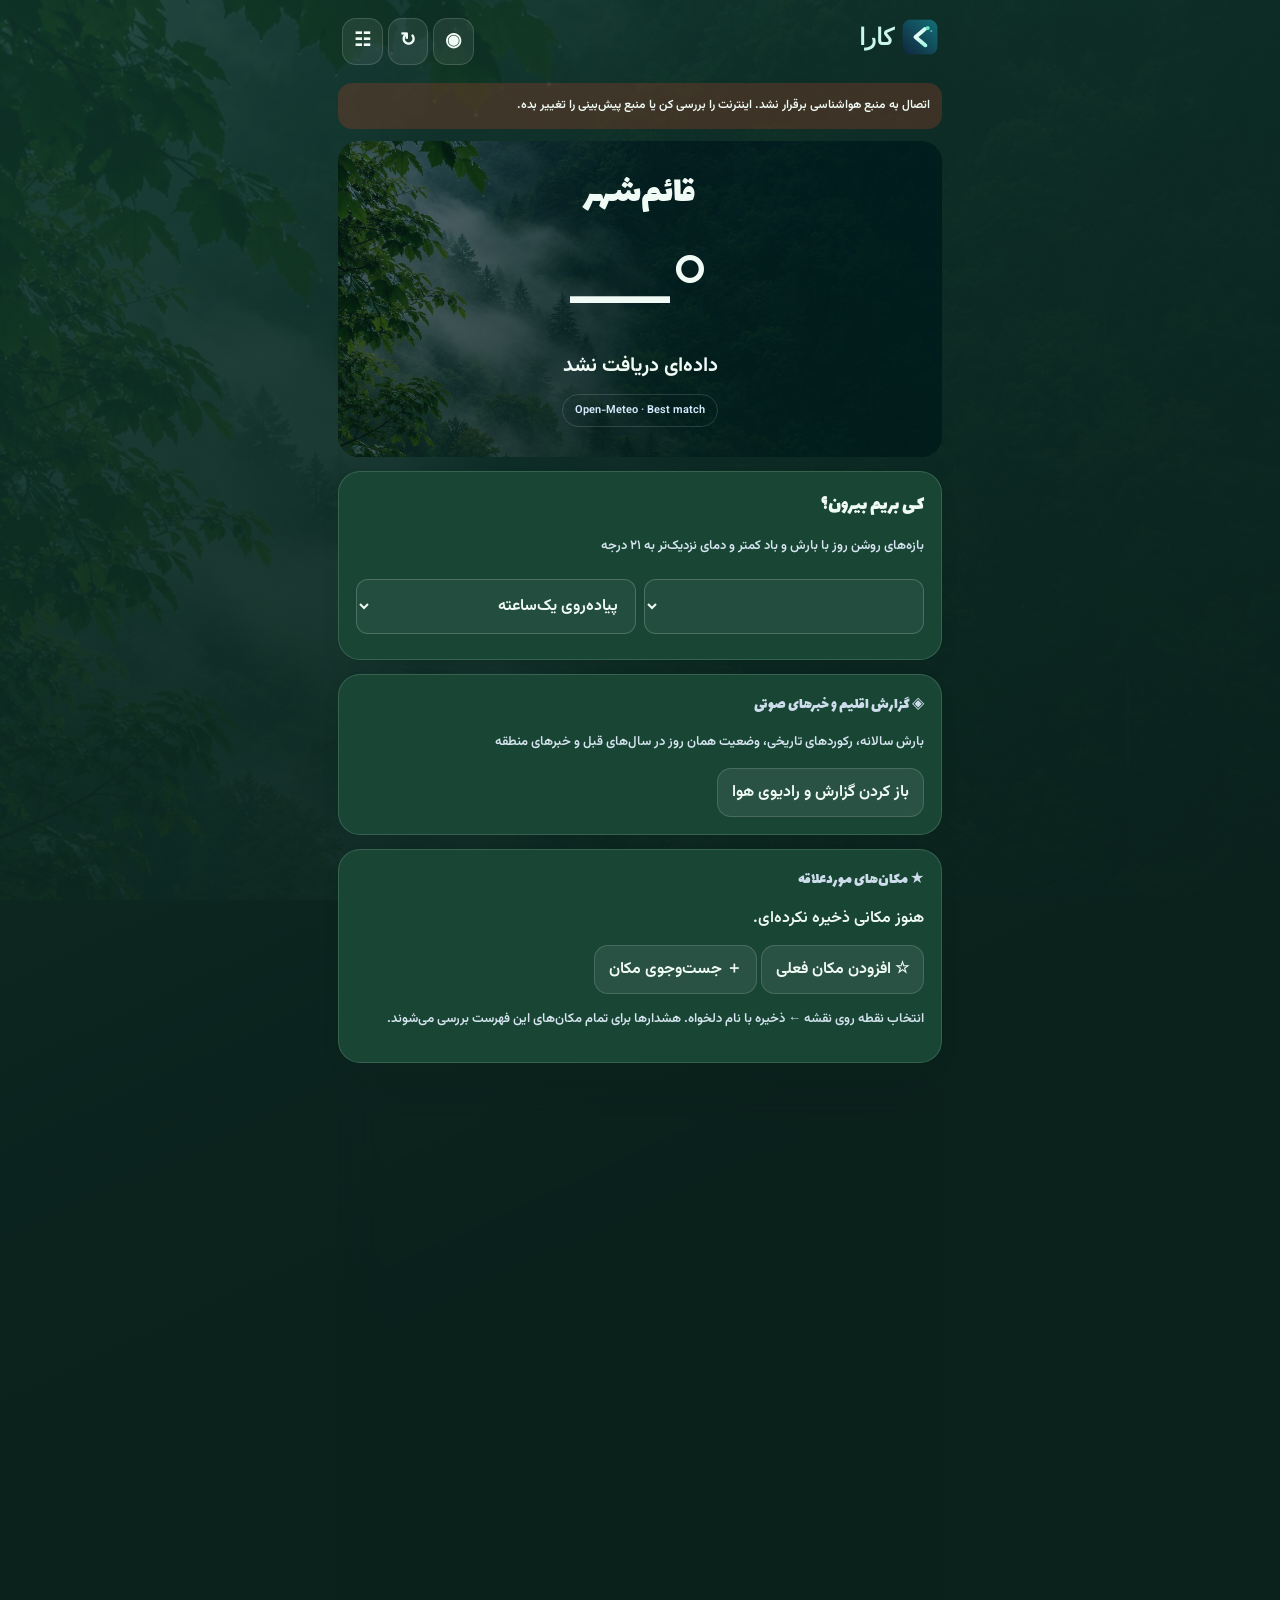
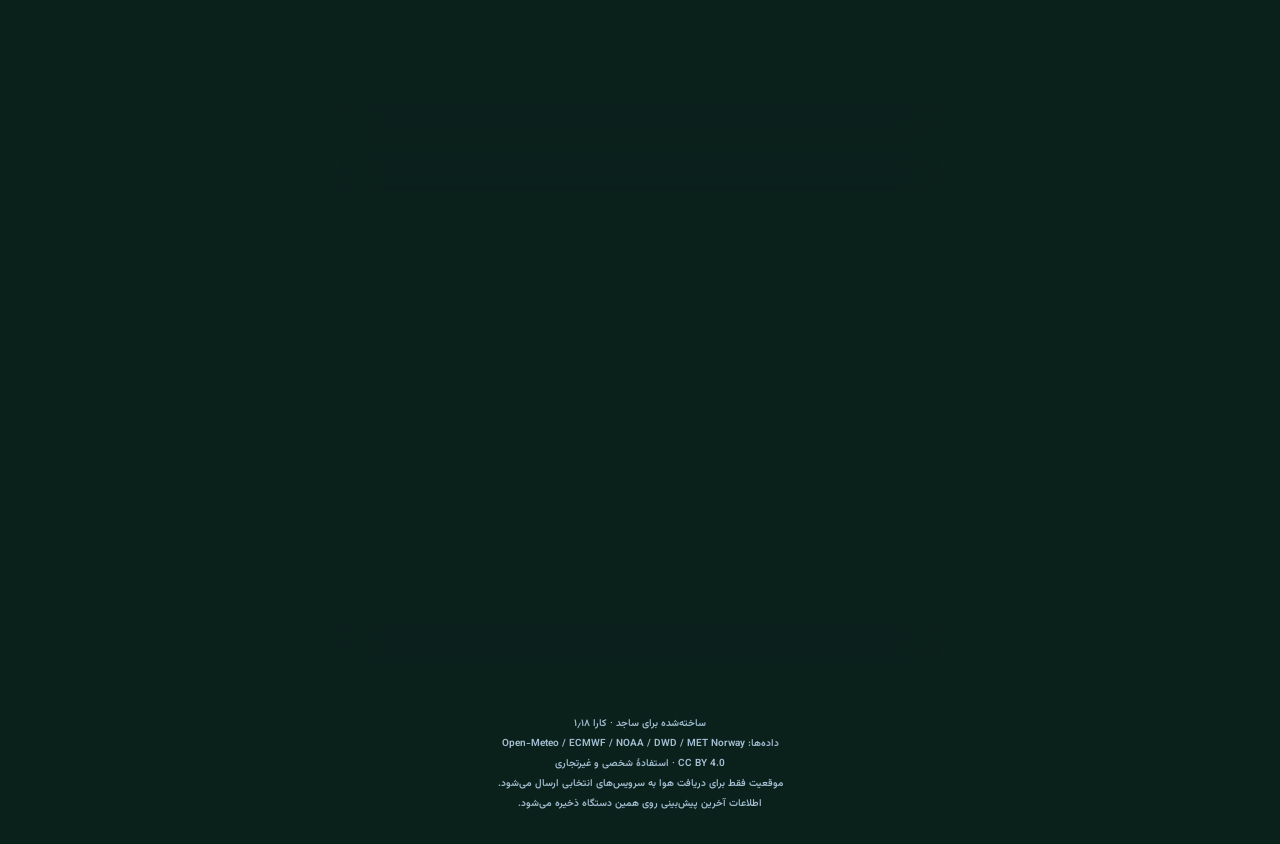
<file: assets/index.html>
<!doctype html><html data-screen="weather" lang="fa" dir="rtl"><meta charset="utf-8"><link rel="stylesheet" href="branding.css"><meta name="viewport" content="width=device-width,initial-scale=1,viewport-fit=cover"><meta name="color-scheme" content="dark"><title>کارا · هواشناسی</title><link rel="stylesheet" href="typography.css">
<style>
*{box-sizing:border-box}body{margin:0;color:white;font:15px Tahoma,Arial,sans-serif;background:#173654;min-height:100vh}body:before{content:'';position:fixed;inset:0;z-index:-1;background:radial-gradient(ellipse at 12% 0%,#8dbbd8a0,transparent 55%),linear-gradient(165deg,#52758e,#244760 44%,#101e36);transition:background 1s}body.night:before{background:radial-gradient(ellipse at 10% 0%,#535d99,transparent 55%),linear-gradient(165deg,#25364e,#111b35 70%)}body.sunny:before{background:radial-gradient(ellipse at 10% 0%,#e4cba478,transparent 50%),linear-gradient(160deg,#408cc0,#27638b 60%,#183c64)}button,input,select{font:inherit;color:inherit}button{cursor:pointer;border:1px solid #ffffff25;background:#ffffff13;border-radius:14px;padding:11px 14px}button:active{background:#ffffff35}button:focus-visible,input:focus-visible,select:focus-visible{outline:2px solid #aee6ff}header{display:flex;align-items:center;justify-content:space-between;padding:18px 4px}header b{font:600 15px Arial;letter-spacing:2px}main{max-width:640px;margin:auto;padding:0 18px 30px}.brand small{font-size:10px;display:block;letter-spacing:1px;opacity:.6;margin-top:5px}.hero{text-align:center;padding:23px 0 30px}.hero h1{font-size:33px;font-weight:400;margin:0 0 10px}.date{opacity:.75;font-size:12px}.temp{font:200 100px Arial;line-height:1.1;margin-top:12px;direction:ltr}.condition{font-size:20px;margin:5px}.range{font-size:14px;opacity:.9;margin:12px}.tag{display:inline-block;border:1px solid #ffffff25;border-radius:25px;padding:7px 12px;font-size:11px;color:#d5eaff}.card{background:#ffffff0e;border:1px solid #ffffff21;box-shadow:0 10px 24px #00000009;border-radius:22px;padding:17px;margin-bottom:14px;backdrop-filter:blur(18px)}.caption{font-size:11px;letter-spacing:.4px;color:#cdddeb;margin:0 0 13px}.summary{line-height:1.9;margin:0;font-size:13px}.rule{height:1px;background:#ffffff20;margin:14px 0}.hours{display:flex;gap:20px;overflow:auto;direction:rtl;scrollbar-width:none;padding-bottom:5px}.hour{text-align:center;min-width:43px;display:grid;gap:10px;font-size:13px}.hour b{font:22px Arial}.hour small{color:#a7ddff;font-size:10px;min-height:12px}.wx{font-size:27px;line-height:1.4}.day{display:grid;grid-template-columns:62px 32px 33px 1fr 33px;gap:9px;align-items:center;min-height:48px;border-bottom:1px solid #ffffff12;font-size:12px}.day:last-child{border:0}.bar{height:5px;background:#ffffff12;border-radius:10px;position:relative;direction:ltr}.bar i{position:absolute;height:5px;border-radius:10px;background:linear-gradient(90deg,#6ae0e0,#f1d57c,#f4a66d)}.grid{display:grid;grid-template-columns:1fr 1fr;gap:13px}.grid .card{margin:0;min-height:124px}.metric{font:34px Arial;direction:ltr;text-align:right}.unit{font:12px Tahoma;color:#d3e6f3;margin-top:9px}.muted{opacity:.7;font-size:11px;line-height:1.9}.models{margin-top:14px}.model{display:flex;align-items:center;justify-content:space-between;padding:13px 0;border-bottom:1px solid #ffffff15}.model strong{font:16px Arial}.model span{font-size:12px}.note{font-size:11px;line-height:1.9;color:#d5e4ee}.status{font-size:11px;text-align:center;color:#c1dce9;line-height:1.9;padding:8px}.error{background:#a43d254f;border-radius:14px;padding:12px;line-height:1.8;font-size:12px;margin-bottom:12px}.hidden{display:none!important}.skeleton{opacity:.5}.toolbar{display:flex;gap:8px}.toolbar button{font-size:19px;padding:8px 14px}dialog{border:1px solid #ffffff30;border-radius:24px;background:#19344e;color:white;width:calc(100% - 30px);max-width:480px;padding:22px;max-height:85vh}dialog::backdrop{background:#051325b0;backdrop-filter:blur(8px)}.dialoghead{display:flex;align-items:center;justify-content:space-between;margin-bottom:18px}h2{font-size:20px;font-weight:400;margin:0}input,select{width:100%;padding:13px;background:#ffffff0c;border:1px solid #ffffff30;border-radius:12px;margin:8px 0}form{display:flex;gap:8px;align-items:center}form input{min-width:0}#results button,.citybtn{display:block;width:100%;text-align:right;margin-top:9px}.cities{display:flex;gap:7px;flex-wrap:wrap;margin:14px 0}.cities button{font-size:12px}.primary{background:#89ceee;color:#12344b;font-weight:bold}.coords{display:flex;gap:8px}.coords input{direction:ltr;width:50%}footer{text-align:center;margin-top:22px;color:#a3bdd1;font-size:10px;line-height:2}a{color:#b9e7ff}.spinner{display:inline-block;animation:spin 1.1s linear infinite}@keyframes spin{to{transform:rotate(360deg)}}@media(prefers-reduced-motion:reduce){*{animation:none!important;transition:none!important}}@media(max-width:360px){main{padding:0 12px}.day{gap:5px}.hero h1{font-size:29px}}

button.day{width:100%;background:transparent;color:white;text-align:right;border:0;border-bottom:1px solid #ffffff12;border-radius:10px;padding:5px 0;transition:background .2s,transform .2s}button.day:hover,button.day:focus-visible{background:#ffffff14}button.day:active{transform:scale(.98);background:#ffffff25}.rainamount{white-space:nowrap;color:#bfeaff!important}#dayDialog{padding:20px;max-height:calc(100dvh - 24px);overflow:hidden}#dayDialog[open]{display:flex;flex-direction:column}#dayDialog .dialoghead{flex-shrink:0;margin-bottom:5px;gap:10px}#dayTitle{font-size:18px;line-height:1.8}#dayHours{overflow-y:auto;min-height:0;overscroll-behavior:contain}.hourrow{display:grid;grid-template-columns:1fr 40px .8fr 1.2fr .9fr;align-items:center;gap:6px;text-align:center;min-height:61px;border-bottom:1px solid #ffffff13;font-size:13px}.hourrow small{display:block;font-size:9px;opacity:.7;margin-top:4px}.hourrow .precip{color:#a4dfff}.tablehead{min-height:35px;color:#b8d0e0;font-size:10px;flex-shrink:0}.atmosphere{position:fixed;inset:0;overflow:hidden;pointer-events:none;z-index:-1}.atmosphere i{position:absolute;width:70vw;height:17vh;border-radius:50%;background:#c8e9ff09;filter:blur(25px);top:22%;left:-20%;animation:drift 24s ease-in-out infinite alternate}.atmosphere i:nth-child(2){top:55%;left:40%;animation-delay:-12s}.atmosphere i:nth-child(3){top:7%;left:35%;width:35vw;background:#d9deff12;animation-duration:18s}.weather-icon{overflow:visible;animation:float 4s ease-in-out infinite}.weather-icon.clear{animation:glow 5s ease-in-out infinite}.weather-icon.wet{animation:rainpulse 2.4s ease-in-out infinite}.hour:nth-child(2n) .weather-icon{animation-delay:-1.5s}.card{animation:arrive .55s ease-out both}.hero{animation:arrive .7s ease-out}.grid .card:nth-child(2n){animation-delay:.08s}dialog[open]{animation:arrive .25s ease-out}.toolbar button{transition:transform .2s}.toolbar button:active{transform:scale(.9)}@keyframes float{50%{transform:translateY(-3px)}}@keyframes glow{50%{filter:drop-shadow(0 0 5px #ffdb8c88);transform:rotate(8deg)}}@keyframes rainpulse{50%{transform:translateY(2px);filter:drop-shadow(0 2px 3px #8cdfff44)}}@keyframes drift{to{transform:translate(25vw,-4vh)}}@keyframes arrive{from{opacity:0;transform:translateY(10px)}to{opacity:1;transform:translateY(0)}}
@media(prefers-reduced-motion:reduce){*,*:before,*:after{animation:none!important;transition:none!important}}@media(max-height:500px){#dayDialog .note{margin:4px 0;font-size:10px}#dayTitle{font-size:15px}.hourrow{min-height:48px}}
.out-controls{display:flex;gap:8px}.out-controls select{min-width:0;flex:1}.out-row{border-inline-start:3px solid #9ce2b4;padding:7px 12px;margin:9px 0;background:#ffffff09;border-radius:8px}.out-row small{display:block;margin-top:4px;color:#c9e4d3}</style><link rel="stylesheet" href="forest-theme.css"><link rel="stylesheet" href="motion.css"><link rel="stylesheet" href="day-report.css"><script src="motion.js"></script>
<div class="atmosphere" aria-hidden="true"><i></i><i></i><i></i></div><main><header><div class="brand" dir="ltr"><span class="kart-brand" dir="rtl"><img src="kart-logo.png" alt="" width="36" height="36"><span>کارا</span></span></div><div class="toolbar"><button id="openMap" aria-label="نقشهٔ هواشناسی" onclick="location.href='map.html'">◉</button><button id="refresh" aria-label="به‌روزرسانی">↻</button><button id="cities" aria-label="انتخاب شهر">☷</button></div></header>
<div id="error" class="error hidden" role="alert"></div>
<section class="hero"><h1 id="city">قائم‌شهر</h1><div class="date" id="date"></div><div class="temp" id="temperature">—°</div><div class="condition" id="condition">در حال دریافت هوا…</div><div class="range" id="range">پیش‌بینی بر اساس موقعیت انتخاب‌شده</div><div class="tag" id="source">Open-Meteo · Best match</div></section>
<section class="card outdoors"><h2>کی بریم بیرون؟</h2><p class="note">بازه‌های روشن روز با بارش و باد کمتر و دمای نزدیک‌تر به ۲۱ درجه</p><div class="out-controls"><select aria-label="انتخاب روز" id="outDay" onchange="updateOutdoor(false)"></select><select aria-label="مدت فعالیت" id="outLength" onchange="updateOutdoor(false)"><option value="1">پیاده‌روی یک‌ساعته</option><option value="2">گردش دوساعته</option><option value="3">دورهمی سه‌ساعته</option></select></div><div id="outResult"></div></section><section class="card"><div class="caption">◈ گزارش اقلیم و خبرهای صوتی</div><p class="note">بارش سالانه، رکوردهای تاریخی، وضعیت همان روز در سال‌های قبل و خبرهای منطقه</p><button onclick="location.href='report.html'">باز کردن گزارش و رادیوی هوا</button></section><section class="card"><div class="caption">★ مکان‌های موردعلاقه</div><div id="homeFavorites" class="cities"></div><button id="addFavorite">☆ افزودن مکان فعلی</button> <button id="findFavorite">＋ جست‌وجوی مکان</button><p class="note">انتخاب نقطه روی نقشه ← ذخیره با نام دلخواه. هشدارها برای تمام مکان‌های این فهرست بررسی می‌شوند.</p></section>
<section class="card"><div class="caption">🔔 به‌روزرسانی و هشدار هوا</div><label><input type="checkbox" id="autoWeather"> به‌روزرسانی خودکار هر ساعت</label><br><label><input type="checkbox" id="alertWeather"> هشدار برای مکان فعلی و موردعلاقه‌ها</label><p class="note">باران سنگین، رعدوبرق، برف و باد شدید؛ بر اساس پیش‌بینی Open-Meteo. هشدار رسمی هواشناسی نیست.</p><label>از چند ساعت پیش از شروع خبر بده؟ <select id="weatherLead"><option value="3">۳ ساعت</option><option value="6">۶ ساعت</option><option value="12">۱۲ ساعت</option><option value="24">۲۴ ساعت</option></select></label><br><label>باران سنگین (میلی‌متر/ساعت) <input id="rainLimit" type="number" min="1" max="100" step="1" style="width:90px"></label><br><label>تندباد (کیلومتر/ساعت) <input id="windLimit" type="number" min="20" max="200" step="1" style="width:90px"></label><div class="cities"><button id="notifyPermission">اجازهٔ اعلان‌ها</button><button id="checkWeather">بررسی اکنون</button></div><p class="note" id="backgroundStatus"></p><p class="note">در حالت صرفه‌جویی باتری یا قطع اینترنت، بررسی ممکن است دیرتر انجام شود. با خاموش کردن به‌روزرسانی خودکار، بررسی پس‌زمینه و هشدارها متوقف می‌شوند. هر نوع هشدار برای هر مکان حداکثر هر ۶ ساعت تکرار می‌شود.</p></section>
<div id="content" class="hidden"><section class="card"><p class="summary" id="summary"></p><div class="rule"></div><div class="caption">◷ پیش‌بینی ساعتی · ۲۴ ساعت آینده</div><div class="hours" id="hours"></div></section>
<section class="card"><div class="caption">▦ پیش‌بینی ۱۰ روز آینده · برای جزئیات لمس کن</div><div id="days"></div></section>
<div class="grid" id="metrics"></div></div>
<section class="card models"><div class="caption">◈ مقایسهٔ منابع · دمای یک ساعت مشترک</div><div id="models"><p class="note">بعد از دریافت هوا، داده‌های مدل‌ها در این قسمت نمایش داده می‌شود.</p></div><p id="agreement" class="note"></p><div class="rule"></div><label class="note" for="modelSelect">منبع پیش‌بینی اصلی</label><select id="modelSelect"><option value="best_match">انتخاب خودکار Open-Meteo</option><option value="ecmwf_ifs025">ECMWF IFS — اروپا</option><option value="gfs_seamless">NOAA GFS — آمریکا</option><option value="icon_seamless">DWD ICON — آلمان</option></select><div class="note">دماها در صورت نیاز بین دو ساعت همسایه درون‌یابی می‌شوند. سه مدل اول از طریق Open-Meteo دریافت می‌شوند. MET Norway اتصال جداگانه دارد. نزدیکی نتایج، تضمین درستی پیش‌بینی نیست؛ روزهای دورتر عدم‌قطعیت بیشتری دارند.</div></section>
<div class="status" id="status" aria-live="polite"></div><footer>ساخته‌شده برای ساجد · کارا ۱٫۱۸<br>داده‌ها: Open-Meteo / ECMWF / NOAA / DWD / MET Norway<br>CC BY 4.0 · استفادهٔ شخصی و غیرتجاری<br>موقعیت فقط برای دریافت هوا به سرویس‌های انتخابی ارسال می‌شود.<br>اطلاعات آخرین پیش‌بینی روی همین دستگاه ذخیره می‌شود.</footer></main>
<dialog id="cityDialog"><div class="dialoghead"><h2>هوا، هر جا که باشی</h2><button id="close">✕</button></div><form id="searchForm"><input id="query" placeholder="نام شهر فارسی یا انگلیسی" aria-label="نام شهر" minlength="2" required><button class="primary">جست‌وجو</button></form><div id="results"></div><button class="citybtn" id="locate">⌖ استفاده از موقعیت من</button><div class="cities" id="favorites"></div><details><summary class="note">انتخاب با مختصات دقیق</summary><div class="coords"><input id="lat" placeholder="Latitude" type="number" min="-90" max="90" step="any"><input id="lon" placeholder="Longitude" type="number" min="-180" max="180" step="any"></div><button id="coordGo">نمایش این نقطه</button></details><p class="note">اگر جست‌وجوی فارسی نتیجه نداشت، نام انگلیسی شهر را امتحان کن.</p></dialog>
<dialog id="dayDialog"><div class="dialoghead"><h2 id="dayTitle"></h2><button id="closeDay" aria-label="بستن گزارش روز">✕</button></div><p id="daySubtitle" class="note"></p><div class="day-switch"><button id="prevDay">روز قبل</button><button id="nextDay">روز بعد</button></div><div id="dayTotal"></div><p id="dayNarrative"></p><h3>بازه‌های پیش‌بینی بارش</h3><div id="dayEvents"></div><p class="note">این مقادیر پیش‌بینی هستند. بارش ساعتی مربوط به یک ساعت منتهی به زمان درج‌شده است؛ نخستین بازه ممکن است از شب قبل شروع شود. برف تازه با سانتی‌متر سنجیده می‌شود و ارتفاع برف انباشته روی زمین نیست. خط تیره یعنی داده موجود نیست.</p><h3>جزئیات ساعت‌به‌ساعت</h3><div id="dayHours"></div></dialog><script src="day-report.js"></script><script src="outdoor.js"></script><script src="app.js"></script><script src="alerts.js"></script></html>
</file>
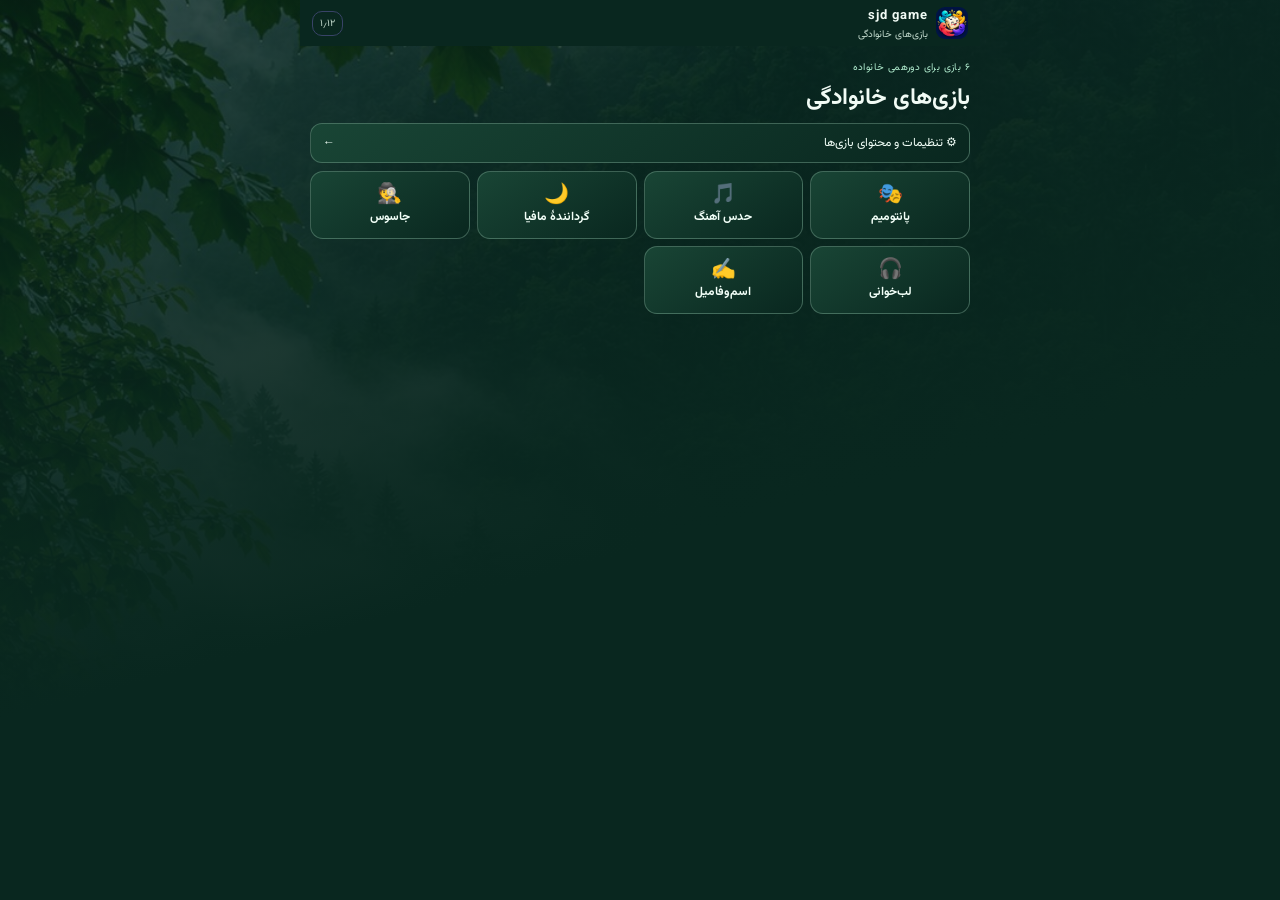
<file: assets/game/index.html>
<!doctype html><html data-screen="game/index" lang="fa" dir="rtl"><head><meta charset="utf-8"><meta name="viewport" content="width=device-width, initial-scale=1, maximum-scale=1, viewport-fit=cover"><meta name="theme-color" content="#090f22"><title>sjd game — بازی‌های خانوادگی</title><link rel="stylesheet" href="style.css"><link rel="stylesheet" href="../forest-theme.css"><link rel="stylesheet" href="forest-game.css"><script>if(window.AndroidBridge){document.documentElement.dataset.sky=AndroidBridge.forestSky();document.documentElement.dataset.night=AndroidBridge.forestNight()}</script><link rel="stylesheet" href="../motion.css"><script src="../motion.js"></script></head><body>
<header><div class="brand"><img src="logo.png" alt="نشان sjd game"><div><b dir="ltr">sjd game</b><small>بازی‌های خانوادگی</small></div></div><span id="version">۱٫۱۲</span></header>
<main>
<section id="home"><div class="intro"><span class="eyebrow">۶ بازی برای دورهمی خانواده</span><h1>بازی‌های خانوادگی</h1><p>گوشی را بردار، جمع را راه بینداز.</p></div><button id="homeSettings" class="settings-card">⚙ تنظیمات و محتوای بازی‌ها <span>←</span></button><div id="gameGrid" class="game-grid"></div><div class="note">رد کردن در تمام بازی‌ها ۰ امتیاز دارد. کارت‌ها تا پایان بانک تکرار نمی‌شوند.</div></section>
<section id="setup" hidden><button class="help-button" data-help>؟ راهنمای بازی</button><button class="back" data-home>← انتخاب بازی</button><h1 id="setupTitle"></h1><p id="rules" class="note"></p><div class="panel"><div id="teamFields" class="two"><label>تیم اول<input id="team0" value="تیم اول" maxlength="24"></label><label>تیم دوم<input id="team1" value="تیم دوم" maxlength="24"></label></div><label id="levelField">سطح سختی<select id="level"><option value="0">همهٔ سطوح</option><option value="1">آسان · ۱ امتیاز</option><option value="2">متوسط · ۲ امتیاز</option><option value="3">سخت · ۳ امتیاز</option></select></label><label>دسته<select id="category"></select></label><div class="two"><label id="timeField">زمان نوبت<select id="duration"><option value="30">۳۰ ثانیه</option><option value="60" selected>۶۰ ثانیه</option><option value="90">۹۰ ثانیه</option><option value="120">۱۲۰ ثانیه</option><option value="180">۱۸۰ ثانیه</option></select></label><label>دور برای هر تیم / نفر<select id="rounds"><option value="3">۳ دور</option><option value="5" selected>۵ دور</option><option value="10">۱۰ دور</option><option value="0">آزاد؛ بدون پایان خودکار</option></select></label></div><p id="available" class="fine"></p></div><button id="startGame" class="primary">شروع بازی</button></section>
<section id="play" hidden><button class="help-button" data-help>؟ راهنمای بازی</button><div class="play-top"><span id="playName" class="eyebrow"></span><span id="roundLabel" class="badge"></span></div><h1 id="turnTitle"></h1><div id="scores" class="scores"></div><div class="panel play-panel"><div class="time-line"><span id="meta" class="fine"></span><strong id="timer" class="timer">00:00</strong></div><div id="card" class="card">آماده‌ای؟</div><div id="banned" class="banned" hidden></div><p id="status" class="note"></p><div id="drawing" hidden><div class="draw-tools"><button id="ink" class="mini active">قلم</button><button id="erase" class="mini">پاک‌کن</button><button id="undo" class="mini">برگشت خط</button><button id="clearCanvas" class="mini">پاک کردن</button><input id="penColor" type="color" value="#14213d" aria-label="رنگ قلم"><select id="penSize" aria-label="اندازه قلم"><option value="4">نازک</option><option value="9" selected>متوسط</option><option value="18">ضخیم</option></select></div><canvas id="canvas" width="1000" height="650" aria-label="بوم نقاشی"></canvas><button id="peekWord" class="mini">نگاه دوباره به کلمه</button></div><button id="mainAction" class="primary">شروع نوبت</button><div id="judgement" class="actions" hidden><button id="correct" class="primary good">درست</button><button id="skip" class="primary secondary">رد کردن (۰)</button></div><button id="foul" class="danger-button" hidden>گفتن کلمهٔ ممنوعه (۱−)</button><p id="summary" class="fine"></p></div><button id="finishGame" class="secondary full">پایان بازی و نتیجه</button></section>
<section id="result" hidden><button class="help-button" data-help>؟ راهنمای بازی</button><div class="result-icon">🏆</div><h1 id="winner"></h1><div id="resultScores" class="panel"></div><button id="again" class="primary">یک بازی دیگر از همین بازی</button><button class="secondary full" data-home>انتخاب بازی دیگر</button></section>
<section id="spySetup" hidden><button class="help-button" data-help>؟ راهنمای بازی</button><button class="back" data-home>← انتخاب بازی</button><h1>🕵️ جاسوس</h1><p class="note">همه یک مکان مشترک می‌بینند، جز جاسوس‌ها. گوشی را دست‌به‌دست کنید، سپس با سؤال‌های غیرمستقیم جاسوس‌ها را پیدا کنید. کلمه را بلند نگویید!</p><div class="panel"><div class="two"><label>تعداد بازیکن<input id="playerCount" type="text" inputmode="numeric" pattern="[0-9]*" data-numeric placeholder="وارد کنید" autocomplete="off" enterkeyhint="done" min="3" max="20" value=""></label><label>تعداد جاسوس<input id="spyCount" type="text" inputmode="numeric" pattern="[0-9]*" data-numeric placeholder="وارد کنید" autocomplete="off" enterkeyhint="done" min="1" max="5" value=""></label></div><label>زمان گفت‌وگو<select id="spyDuration"><option value="180">۳ دقیقه</option><option value="300" selected>۵ دقیقه</option><option value="480">۸ دقیقه</option><option value="600">۱۰ دقیقه</option></select></label><label>نام بازیکنان؛ هر نفر یک خط (اختیاری)<textarea id="spyNames" rows="3"></textarea></label><p id="spyAvailable" class="fine"></p></div><button id="startSpy" class="primary">تقسیم نقش‌ها</button></section>
<section id="spyReveal" hidden><button class="help-button" data-help>؟ راهنمای بازی</button><span id="dealProgress" class="eyebrow"></span><h1 id="playerTitle"></h1><div class="panel"><div id="secret" class="card">گوشی را به این بازیکن بدهید</div><button id="revealRole" class="primary">نمایش نقش من</button><button id="hideRole" class="primary secondary" hidden>پنهان کن و نفر بعد</button></div></section>
<section id="spyTalk" hidden><button class="help-button" data-help>؟ راهنمای بازی</button><h1>حالا از هم سؤال بپرسید</h1><div class="panel"><div id="spyTimer" class="timer large"></div><p class="note">مکان را مستقیم لو ندهید. چه کسی جواب‌های مبهم می‌دهد؟</p><button id="startVote" class="primary">پایان گفت‌وگو و رأی‌گیری</button></div></section>
<section id="spyVote" hidden><button class="help-button" data-help>؟ راهنمای بازی</button><h1>رأی‌گیری گروهی</h1><p id="voteHint" class="note"></p><div id="voteList" class="panel"></div><button id="submitVote" class="primary">ثبت انتخاب گروه</button></section>
<section id="spyResult" hidden><button class="help-button" data-help>؟ راهنمای بازی</button><div class="result-icon">🕵️</div><h1 id="spyWinner"></h1><div id="spyAnswer" class="panel note"></div><button id="spyAgain" class="primary">دور جدید جاسوس</button><button class="secondary full" data-home>انتخاب بازی دیگر</button></section>
<section id="settings" hidden><h1>⚙ تنظیمات</h1><div class="panel"><label class="check"><input id="sound" type="checkbox"><span>صدای پایان زمان</span></label><p class="fine">این نسخه فقط بانک خانوادگی دارد. کارت‌های شخصی نسخهٔ قبلی به‌صورت خودکار وارد نمی‌شوند.</p></div><h2>بانک محتوای بازی‌ها</h2><div id="bankStats" class="panel"></div><button id="manageOpen" class="secondary full">افزودن و انتقال بانک کلمات</button><button id="resetHistory" class="secondary full">شروع دوبارهٔ چرخهٔ کارت‌ها</button><button id="settingsBack" class="primary">برگشت به صفحهٔ اصلی</button><p class="fine">sjd game 1.12 · ذخیرهٔ تنظیمات روی همین دستگاه</p></section>
<section id="manage" hidden><h1>بانک شخصی</h1><div class="panel"><label>بازی<select id="newGame"></select></label><label>کلمه یا جمله<input id="newText" maxlength="150"></label><div class="two"><label>دسته<input id="newCategory" value="شخصی" maxlength="30"></label><label>سختی<select id="newLevel"><option value="1">آسان</option><option value="2">متوسط</option><option value="3">سخت</option><option value="4">خیلی سخت</option></select></label></div><label id="newBannedField" hidden>سه کلمهٔ ممنوعه؛ با ویرگول جدا کن<input id="newBanned" placeholder="آب، موج، ساحل"></label><button id="addCard" class="primary">افزودن کارت</button></div><div class="panel"><h2>واردکردن و پشتیبان</h2><p class="fine">فایل JSON خروجی همین برنامه را وارد کنید. کارت‌های تکراری دوباره اضافه نمی‌شوند. کارت پانتومیم حداکثر ۴ کلمه دارد؛ سطح ۴ فایل‌های قدیمی به سخت تبدیل می‌شود و عبارت‌های بلندتر پذیرفته نمی‌شوند.</p><input id="importFile" type="file" accept=".json,application/json"><button id="exportCustom" class="secondary full">پشتیبان کارت‌های شخصی</button><button id="exportAll" class="secondary full">خروجی تمام بانک‌ها</button><button id="removeCustom" class="danger-button">حذف کارت‌های شخصی</button><p id="importStatus" class="fine"></p></div><button id="manageBack" class="primary">برگشت به تنظیمات</button></section>
<section id="help" hidden><span class="eyebrow">روش بازی و امتیازها</span><h1 id="helpTitle"></h1><div id="helpBody" class="panel note"></div><p class="fine">تا زمانی که راهنما باز است، زمان بازی متوقف می‌ماند.</p><button id="helpBack" class="primary">برگشت به بازی</button></section><section id="musicSetup" hidden><button class="help-button" data-help>؟ راهنمای بازی</button><button class="back" data-home>← انتخاب بازی</button><h1>🎵 حدس آهنگ</h1><p class="note">یک تکه از آهنگ را بشنوید؛ اسم آهنگ و خواننده را حدس بزنید.</p><div class="panel"><div class="two"><label>تیم اول<input id="musicTeam0" value="تیم اول" maxlength="24"></label><label>تیم دوم<input id="musicTeam1" value="تیم دوم" maxlength="24"></label></div><label>خواننده<select id="musicArtist"></select></label><label>دور برای هر تیم<select id="musicRounds"><option value="3">۳ دور</option><option value="5" selected>۵ دور</option><option value="10">۱۰ دور</option></select></label><p class="fine">منبع آنلاین: موزیکِ تو · پخش از سرور ایرانی. دسترسی به بانک و آهنگ به اینترنت نیاز دارد.</p><p id="musicLoadStatus" role="status"></p></div><button id="musicStart" class="primary">دریافت آهنگ‌ها و شروع</button></section>
<section id="musicPlay" hidden><button class="help-button" data-help>؟ راهنمای بازی</button><div class="play-top"><span class="eyebrow">🎵 حدس آهنگ</span><span id="musicRound" class="badge"></span></div><h1 id="musicTurn"></h1><div id="musicScores" class="scores"></div><div class="panel"><div id="musicTimer" class="timer">00:30</div><div class="card" id="musicAnswer">🎧 آمادهٔ شنیدن</div><p class="note" id="musicStatus" role="status"></p><button id="musicListen" class="primary">▶ پخش ۲۰ ثانیه</button><button id="musicReveal" class="secondary full" disabled>نمایش پاسخ</button><div id="musicJudge" hidden><button data-music-score="3" class="primary good">آهنگ و خواننده درست (۳)</button><button data-music-score="2" class="secondary full">فقط آهنگ درست (۲)</button><button data-music-score="1" class="secondary full">فقط خواننده درست (۱)</button></div><button id="musicSkip" class="secondary full">رد کردن (۰) و تیم بعد</button><button id="musicReplace" class="secondary full">آهنگ جایگزین · بدون تغییر نوبت</button></div><button id="musicFinish" class="secondary full">پایان بازی و نتیجه</button><p class="fine">منبع: موزیکِ تو · داوری پاسخ با توافق گروه</p><audio id="musicAudio" preload="none" playsinline></audio></section>
<section id="musicResult" hidden><button class="help-button" data-help>؟ راهنمای بازی</button><div class="result-icon">🏆</div><h1 id="musicWinner"></h1><div id="musicResultScores" class="panel"></div><button id="musicAgain" class="primary">بازی دوباره</button><button class="secondary full" data-home>انتخاب بازی دیگر</button></section><section id="nooshSetup" hidden><button class="help-button" data-help>؟ راهنمای بازی</button><button class="back" data-home>← انتخاب بازی</button><h1>🃏 چالش خانوادگی</h1><p class="note">سؤال، چالش و قانون‌های بامزه؛ هر بار یک کارت تازه.</p><div class="panel"><div class="two"><label>تعداد بازیکن<input id="nooshCount" type="text" inputmode="numeric" pattern="[0-9]*" data-numeric placeholder="وارد کنید" autocomplete="off" enterkeyhint="done" min="2" max="12" value=""></label><label>دور برای هر نفر<select id="nooshRounds"><option value="3">۳ دور</option><option value="5" selected>۵ دور</option><option value="10">۱۰ دور</option><option value="0">آزاد</option></select></label></div><label>نام‌ها؛ هر نفر یک خط (اختیاری)<textarea id="nooshNames" rows="4" maxlength="400"></textarea></label><p id="nooshAvailable" class="fine"></p><p class="fine">ترتیب بازیکنان در هر دور تصادفی است. انجام شد: ۱ امتیاز؛ رد کردن: صفر.</p></div><button id="nooshStart" class="primary">شروع چالش خانوادگی</button></section>
<section id="nooshPlay" hidden><button class="help-button" data-help>؟ راهنمای بازی</button><span id="nooshRound" class="eyebrow"></span><h1 id="nooshTurn"></h1><div class="panel"><span id="nooshCategory" class="badge">آماده‌ای؟</span><div id="nooshCard" class="noosh-card">گوشی را به صاحب نوبت بدهید</div><button id="nooshDraw" class="primary">نمایش کارت</button><div id="nooshActions" class="actions" hidden><button id="nooshDone" class="primary good">انجام شد (۱)</button><button id="nooshSkip" class="primary secondary">رد کردن (۰)</button></div><p id="nooshLast" class="fine"></p></div><div class="panel"><h2>قانون‌های فعال</h2><div id="nooshRules" class="note"></div><button id="nooshClearRules" class="secondary full" hidden>لغو قانون‌های فعال</button></div><details class="panel"><summary>امتیاز بازیکنان</summary><div id="nooshScores"></div></details><button id="nooshFinish" class="secondary full">پایان بازی و نتیجه</button></section>
<section id="nooshResult" hidden><button class="help-button" data-help>؟ راهنمای بازی</button><div class="result-icon">🏆</div><h1 id="nooshWinner"></h1><div id="nooshResultScores" class="panel"></div><button id="nooshAgain" class="primary">یک دورهمی دیگر</button><button class="secondary full" data-home>انتخاب بازی دیگر</button></section></main><nav aria-label="ناوبری اصلی"><button id="navHome">⌂<span>بازی‌ها</span></button></nav><div id="toast" role="status"></div><script src="bank.js"></script><script src="noosh-bank.js"></script><script src="app.js"></script><script src="music-classics.js"></script><script src="music.js"></script><script src="noosh.js"></script><script src="party.js"></script><script src="compact.js"></script><script>const entry = location.hash.slice(1); if (visibleGames.includes(entry)) setup(entry);</script></body></html>
</file>
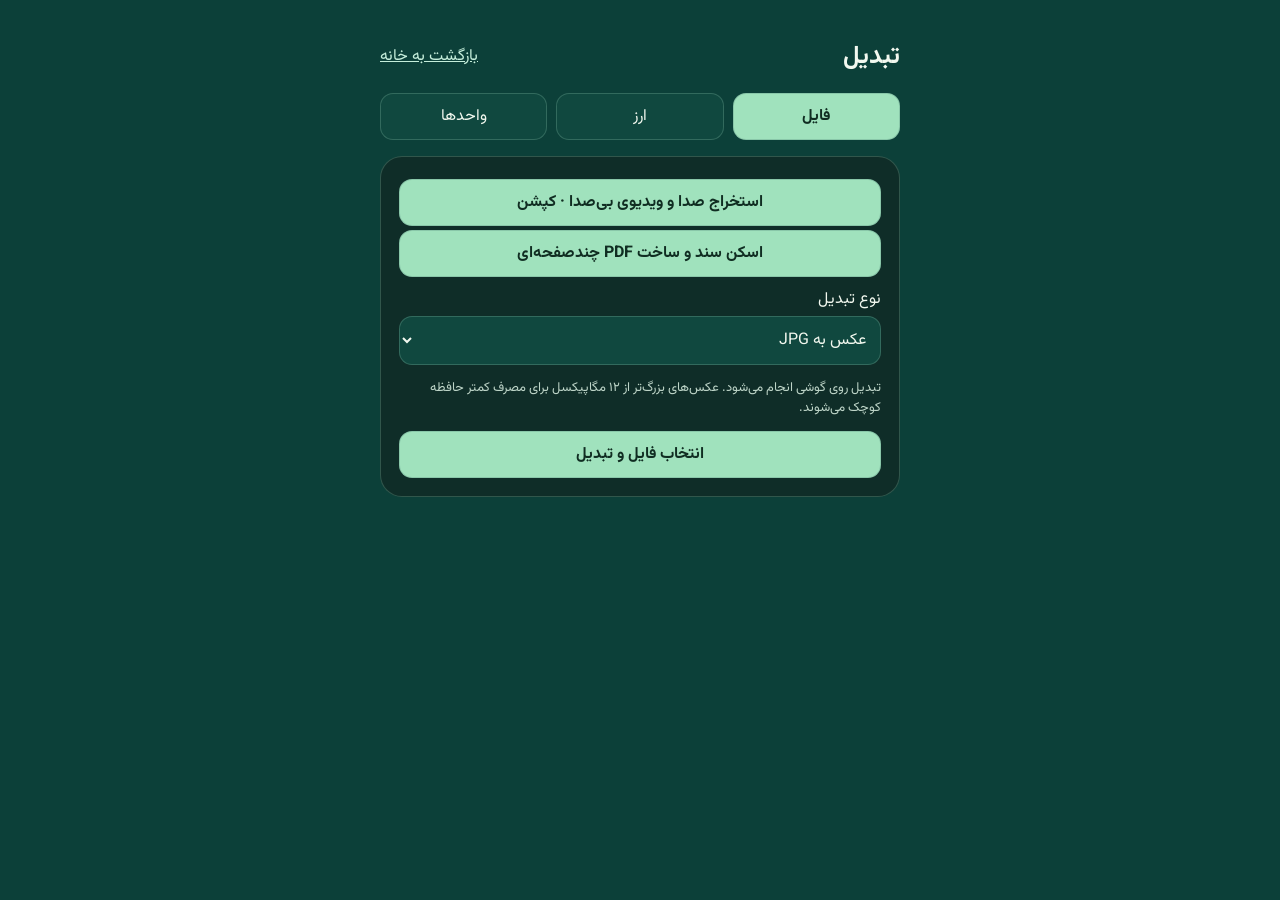
<file: assets/convert.html>
<!doctype html><html data-screen="convert" lang="fa" dir="rtl"><meta charset="utf-8"><meta name="viewport" content="width=device-width,initial-scale=1"><title>تبدیل</title><link rel="stylesheet" href="forest-theme.css"><style>
@font-face{font-family:v;src:url(fonts/Vazirmatn.ttf)}*{box-sizing:border-box}[hidden]{display:none!important}body{margin:0;min-height:100vh;background:linear-gradient(#092a23cc,#09241fed 40%),url(forest.jpg) center/cover;color:#effaf4;font:16px v,sans-serif}main{max-width:560px;margin:auto;padding:20px}header,nav,.pair{display:flex;align-items:center;gap:9px}header{justify-content:space-between}h1{font-size:25px}a{color:#c5eedb}button,input,select{font:inherit;color:inherit;border-radius:13px;border:1px solid #759a836e;background:#193c32;padding:10px;min-height:46px}button{cursor:pointer}nav button{flex:1}button[aria-pressed=true],.action{background:#a0e2bd;color:#102d22;font-weight:700}section{margin-top:16px;background:#102d27f2;border:1px solid #63928168;border-radius:22px;padding:18px}label{display:block;margin:10px 0}input,select,.action{display:block;width:100%;margin-top:4px}.pair label{flex:1;min-width:0}.result{color:#bef5d4;font-size:24px;overflow-wrap:anywhere}.note{font-size:13px;color:#bed5c8}option{color:white;background:#183c31}
</style><link rel="stylesheet" href="motion.css"><script src="motion.js"></script><link rel="stylesheet" href="clean-theme.css"><main><header><h1>تبدیل</h1><a href="home.html">بازگشت به خانه</a></header><nav><button data-tab="files">فایل</button><button data-tab="money">ارز</button><button data-tab="units">واحدها</button></nav>
<section id="files"><button class="action" onclick="Native.openMediaTools()">استخراج صدا و ویدیوی بی‌صدا · کپشن</button><button class="action" onclick="Native.scan('')">اسکن سند و ساخت PDF چندصفحه‌ای</button><label>نوع تبدیل<select id="format"><option value="jpg">عکس به JPG</option><option value="png">عکس به PNG</option><option value="webp">عکس به WebP</option><option value="pdf">عکس به PDF</option><option value="pdfpng">صفحهٔ اول PDF به PNG</option><option value="zip">فشرده‌سازی یک فایل در ZIP</option></select></label><p class="note">تبدیل روی گوشی انجام می‌شود. عکس‌های بزرگ‌تر از ۱۲ مگاپیکسل برای مصرف کمتر حافظه کوچک می‌شوند.</p><button class="action" id="pick">انتخاب فایل و تبدیل</button></section>
<section id="money" hidden><div class="pair"><label>از<select id="source"></select></label><button id="swap" aria-label="جابه‌جایی ارزها">⇄</button><label>به<select id="target"></select></label></div><label>مبلغ<input id="amount" inputmode="decimal" value="۱"></label><div id="marketBox"><label>منبع بازار ایران<select id="marketSource"><option value="auto">خودکار · اولویت با الان چند؟</option><option value="alan">الان چند؟</option><option value="tg">شبکهٔ طلا و ارز · دلار</option><option value="bon">آرشیو بن‌بست</option></select></label><div class="note" id="quotes"></div></div><label id="manualBox"><span id="rateLabel"></span><input id="manual" inputmode="decimal" placeholder="نرخ دلخواه"></label><p class="result" id="moneyResult" aria-live="polite"></p><p class="note" id="rateNote"></p><button id="update">دریافت نرخ مرجع</button></section>
<section id="units" hidden><label>گروه واحدها<select id="group"></select></label><div class="pair"><label>از<select id="unitFrom"></select></label><button id="unitSwap" aria-label="جابه‌جایی واحدها">⇄</button><label>به<select id="unitTo"></select></label></div><label>مقدار<input id="quantity" inputmode="text" value="۱"></label><p class="result" id="unitResult" aria-live="polite"></p></section></main><script src="market.js"></script><script src="convert.js"></script></html>
</file>
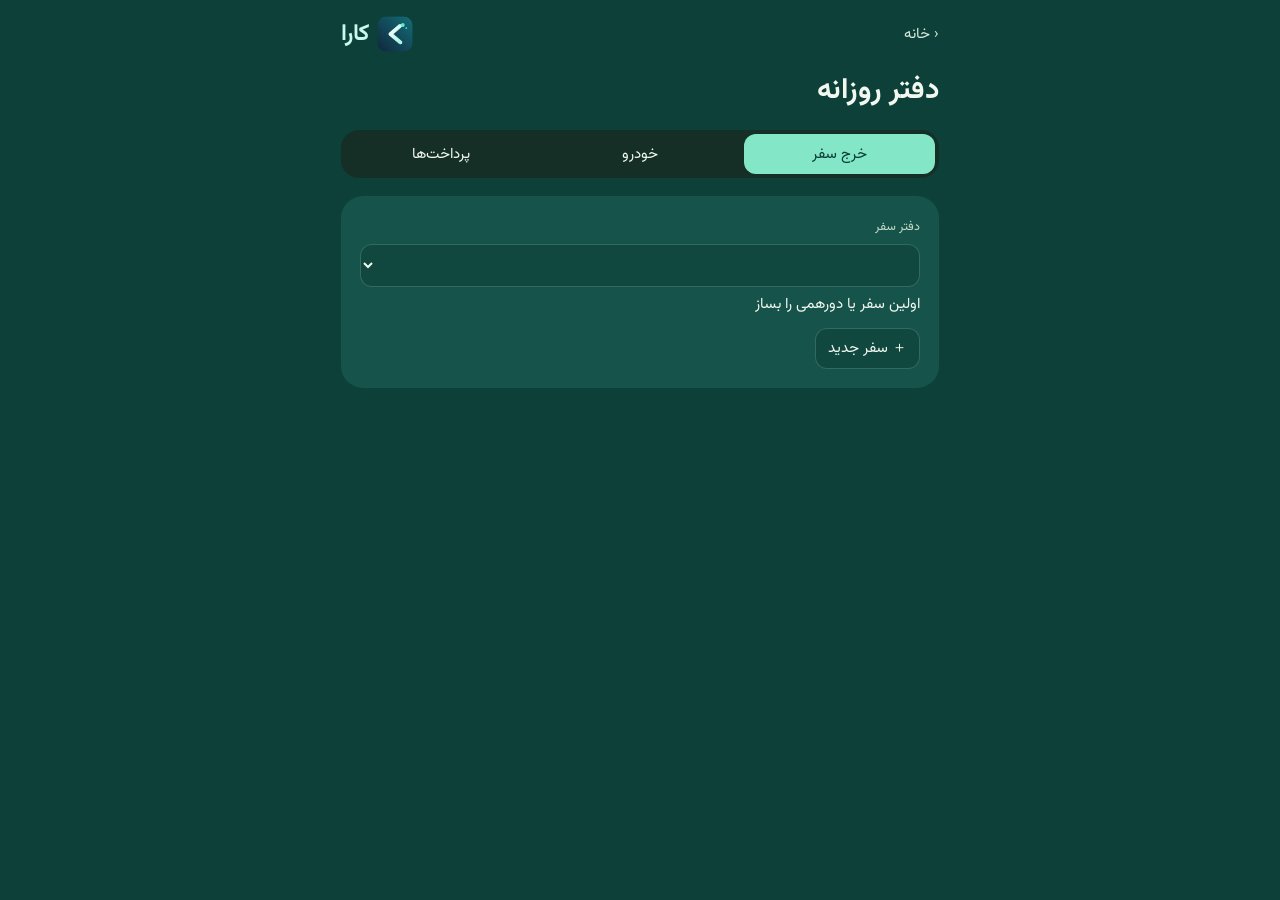
<file: assets/desk.html>
<!doctype html><html lang="fa" dir="rtl"><meta charset="utf-8"><link rel="stylesheet" href="branding.css"><meta name="viewport" content="width=device-width,initial-scale=1"><title>دفتر روزانه</title><link rel="stylesheet" href="forest-theme.css"><link rel="stylesheet" href="motion.css"><link rel="stylesheet" href="desk.css"><script src="motion.js"></script>
<link rel="stylesheet" href="clean-theme.css"><main><header><a href="home.html">‹ خانه</a><span class="kart-brand" dir="rtl"><img src="kart-logo.png" alt="" width="36" height="36"><span>کارا</span></span></header><h1>دفتر روزانه</h1><nav><button data-tab="trip">خرج سفر</button><button data-tab="car">خودرو</button><button data-tab="bills">پرداخت‌ها</button></nav>
<section id="trip"><div class="hero-card"><small>دفتر سفر</small><select id="tripList" aria-label="انتخاب سفر"></select><div id="tripTotal"></div><button data-open="newTrip">＋ سفر جدید</button></div><div id="tripBody"><div class="bar"><h2>هزینه‌ها</h2><button data-open="expense">＋ ثبت هزینه</button></div><div id="expenses"></div><div class="bar"><h2>تسویهٔ حساب</h2><button id="share">ارسال خلاصه</button></div><div id="settle"></div></div></section>
<section id="car" hidden><div class="hero-card"><small>دفترچهٔ خودرو</small><h2 id="carName"></h2><div id="carSummary"></div><button data-open="carInfo">ویرایش مشخصات و کیلومتر</button></div><div class="bar"><h2>سابقهٔ سرویس</h2><button data-open="service">＋ ثبت سرویس</button></div><div id="services"></div></section>
<section id="bills" hidden><div class="hero-card"><small>تقویم پرداخت</small><div class="bar"><button id="prev" aria-label="ماه قبل">‹</button><h2 id="month"></h2><button id="next" aria-label="ماه بعد">›</button></div><div id="calendar"></div></div><div class="bar"><h2 id="billTitle">پرداخت‌های ماه</h2><button data-open="bill">＋ ثبت پرداخت</button></div><div id="billRows"></div></section>
</main><dialog id="editor"><form id="form"><div class="bar"><h2 id="editorTitle"></h2><button type="button" id="close">بستن</button></div><div id="fields"></div><p id="err" role="alert"></p><button class="primary">ذخیره</button></form></dialog><script src="desk.js"></script></html>
</file>
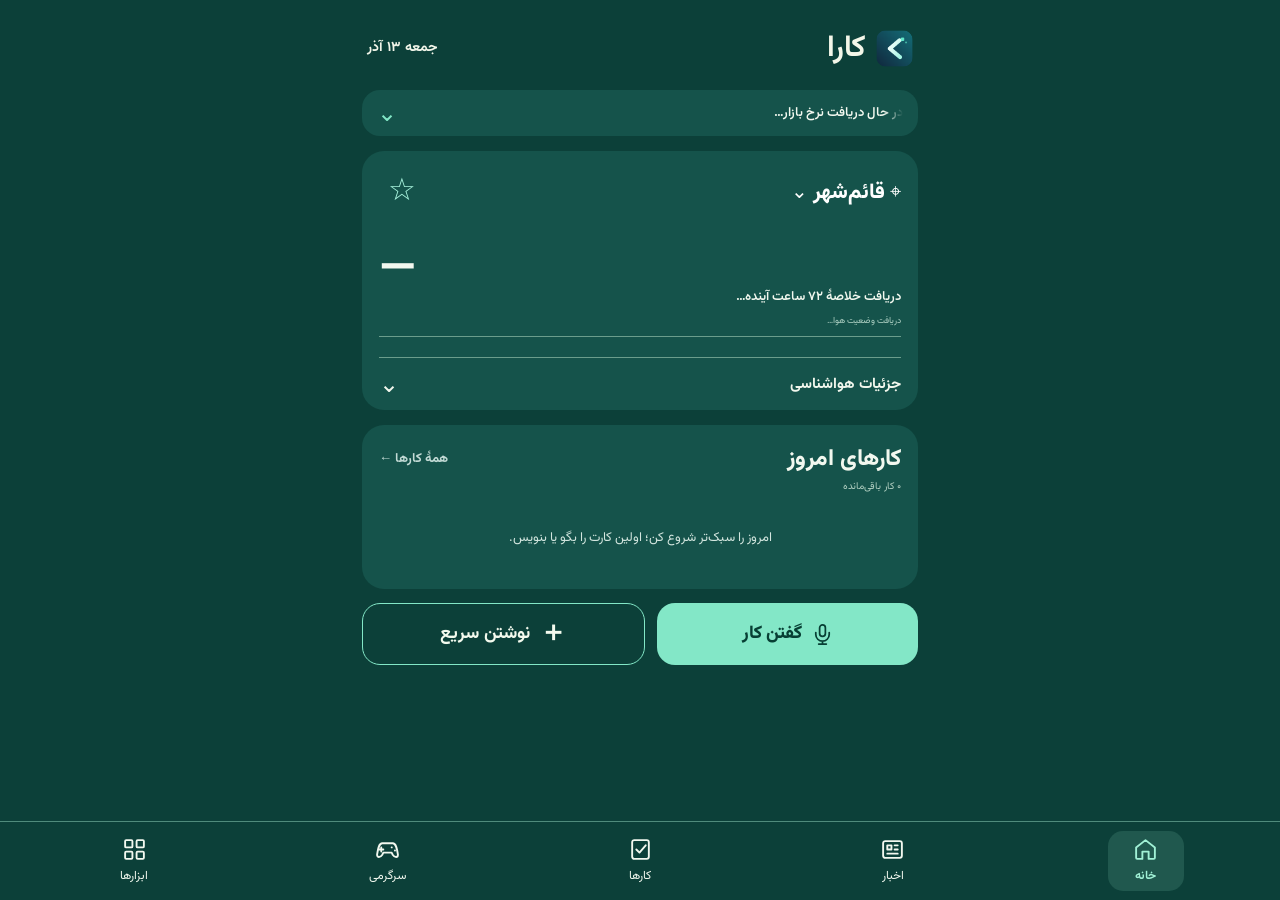
<file: assets/home.html>
<!doctype html><html dir="rtl" lang="fa"><head><meta charset="utf-8"><link rel="stylesheet" href="branding.css"><meta name="viewport" content="width=device-width,initial-scale=1"><title>کارا</title><link rel="stylesheet" href="forest-theme.css"><link rel="stylesheet" href="motion.css"><link rel="stylesheet" href="daily.css"><link rel="stylesheet" href="home-v2.css"><link rel="stylesheet" href="clean-theme.css"><link rel="stylesheet" href="home-clean.css"><style></style></head><body><main>
<header><span class="kart-brand" dir="rtl"><img src="kart-logo.png" alt="" width="36" height="36"><span>کارا</span></span><span id="today"></span></header>
<section id="home">
<details id="marketDrawer" class="glass market-drawer"><summary aria-label="باز و بسته کردن نرخ ارز و طلا"><span class="ticker-window"><span id="ticker">در حال دریافت نرخ بازار…</span></span><span class="chevron">⌄</span></summary><div class="market-sheet"><div class="heading"><h2>بازار ارز و طلا</h2><button id="refresh" aria-label="به‌روزرسانی قیمت‌ها">↻ به‌روزرسانی</button></div><small>ارز و طلای ایران: تومان · اونس جهانی: دلار</small><div id="quotes"></div></div></details>
<div class="glass weather-card"><div class="weather"><div class="placeBar"><button id="pickPlace" aria-haspopup="dialog">⌖ <span id="city"></span> ⌄</button><button id="starPlace" aria-label="ذخیره در مکان‌های موردعلاقه">☆</button></div><div class="weather-overview"><div><div class="reading"><bdi id="temp">—</bdi><span id="symbol"></span></div><div id="detail"></div></div><p id="weatherBrief">دریافت خلاصهٔ ۷۲ ساعت آینده…</p></div><small id="status">دریافت وضعیت هوا…</small></div>
<div id="weatherStats"></div><details id="weatherDrawer"><summary>جزئیات هواشناسی <span class="chevron">⌄</span></summary><div class="weather-expanded"><h3>خلاصهٔ ۷۲ ساعت آینده</h3><div id="summary" aria-live="polite">در حال دریافت پیش‌بینی…</div><h3>ساعت‌های مهم باران، برف و باد</h3><div id="weatherEvents">در حال دریافت…</div><small>بارش هر ساعت مربوط به بازهٔ منتهی به زمان درج‌شده است.</small><details class="forecast-report"><summary>مرور ده روز آینده</summary><div id="tenDayReport">در حال دریافت…</div><small>پیش‌بینی روزهای دورتر عدم قطعیت بیشتری دارد.</small></details><a class="map-link" href="/">پیش‌بینی ساعتی و نقشه ←</a></div></details></div>
<section class="glass today-card"><div class="heading"><h2>کارهای امروز</h2><a href="tasks.html" class="subtle">همهٔ کارها ←</a></div><small id="homeTaskCount"></small><div id="homeTaskList"></div></section>
<div class="capture-actions"><a id="homeVoice" href="tasks.html?entry=voice#quick"><svg viewBox="0 0 24 24" aria-hidden="true"><rect x="9" y="2" width="6" height="12" rx="3"/><path d="M5 10v2a7 7 0 0 0 14 0v-2M12 19v3M8 22h8"/></svg>گفتن کار</a><button id="quickWrite"><span>＋</span> نوشتن سریع</button></div>
</section>
<section id="fun" hidden><h1>سرگرمی</h1><div class="grid" id="games"></div><button class="wide" data-game="all">تنظیمات و مجموعهٔ بازی‌ها ←</button></section>
<section id="tools" hidden><h1>ابزارها</h1><div class="grid"><a href="tasks.html#weather">هشدارهای هواشناسی</a><a href="desk.html#trip">خرج سفر</a><a href="desk.html#car">دفترچهٔ خودرو</a><a href="desk.html#bills">تقویم پرداخت</a><button onclick="Native.openMediaTools()">استخراج صدا و ویدیو</button><a href="convert.html">مبدل فایل، ارز و واحد</a><button onclick="Native.scan('')">اسکن سند و رسید</button></div></section></main>
<dialog id="quickTask"><div class="pickerHead"><h2>نوشتن سریع</h2><button id="closeQuick" type="button">بستن</button></div><form id="quickTaskForm"><label for="quickTitle">چه کاری را نباید فراموش کنی؟</label><input id="quickTitle" maxlength="150" required placeholder="مثلاً خرید نان" autocomplete="off"><p class="subtle">ثبت سریع، بدون زنگ. برای ساعت، تکرار یا انتخاب مخاطب، جزئیات را باز کن.</p><button class="primary" type="submit">ثبت کار</button><button id="quickSchedule" type="button">زمان‌بندی و جزئیات ←</button></form></dialog><dialog id="placePicker"><div class="pickerHead"><h2>انتخاب مکان</h2><button id="closePlace">بستن</button></div><form id="findPlace"><input id="placeQuery" type="search" placeholder="نام شهر" aria-label="جست‌وجوی شهر"><button>جست‌وجو</button></form><button id="useGps">⌖ موقعیت فعلی من</button><div id="geoResults" aria-live="polite"></div><h3>مکان‌های موردعلاقه</h3><div id="savedPlaces"></div><h3>شهرهای پیشنهادی</h3><div id="nearby"></div></dialog><nav aria-label="صفحات اصلی"><a href="#home" aria-current="page"><svg viewBox="0 0 24 24" aria-hidden="true"><path d="m3 10 9-7 9 7v10a1 1 0 0 1-1 1h-5v-7H9v7H4a1 1 0 0 1-1-1Z"/></svg>خانه</a><a href="news.html"><svg viewBox="0 0 24 24" aria-hidden="true"><rect x="3" y="4" width="18" height="16" rx="2"/><path d="M7 8h4v4H7zM14 8h3m-3 4h3M7 16h10"/></svg>اخبار</a><a href="tasks.html"><svg viewBox="0 0 24 24" aria-hidden="true"><rect x="4" y="3" width="16" height="18" rx="2"/><path d="m8 12 3 3 6-7"/></svg>کارها</a><a href="#fun"><svg viewBox="0 0 24 24" aria-hidden="true"><path d="M7 6h10c3 0 4 4 5 11 0 3-3 3-5 0l-1-2H8l-1 2c-2 3-5 3-5 0C3 10 4 6 7 6Z"/><path d="M6 10v4m-2-2h4m8-2h.1m3 3h.1"/></svg>سرگرمی</a><a href="#tools"><svg viewBox="0 0 24 24" aria-hidden="true"><rect x="3" y="3" width="7" height="7" rx="1"/><rect x="14" y="3" width="7" height="7" rx="1"/><rect x="3" y="14" width="7" height="7" rx="1"/><rect x="14" y="14" width="7" height="7" rx="1"/></svg>ابزارها</a></nav><script src="market.js"></script><script src="home-report.js"></script><script src="home-v2.js"></script><script src="home.js"></script><script src="places-home.js"></script></body></html>
</file>
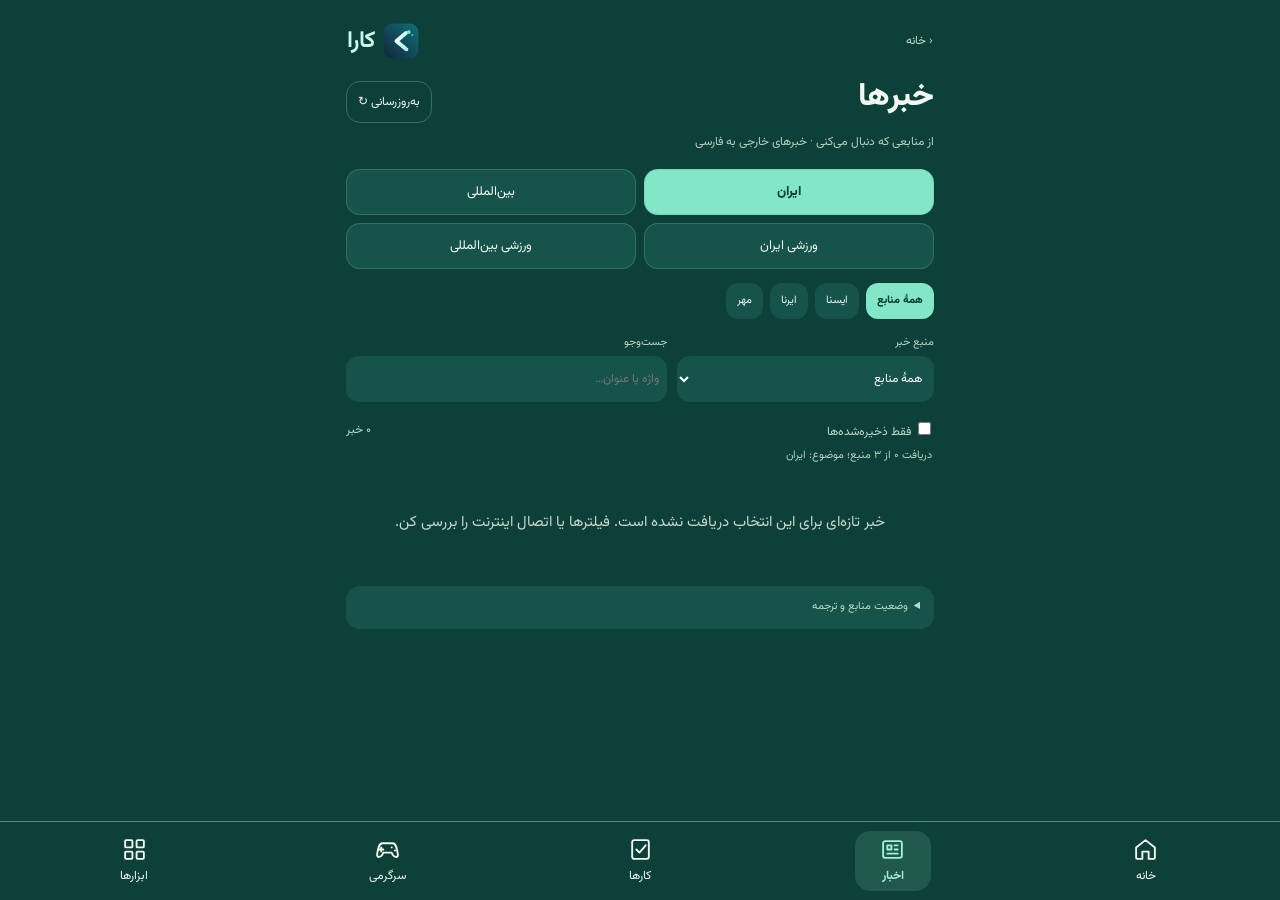
<file: assets/news.html>
<!doctype html><html dir="rtl" lang="fa"><head><meta charset="utf-8"><link rel="stylesheet" href="branding.css"><meta name="viewport" content="width=device-width,initial-scale=1"><title>اخبار | کارا</title><link rel="stylesheet" href="forest-theme.css"><link rel="stylesheet" href="daily.css"><link rel="stylesheet" href="news.css"><link rel="stylesheet" href="clean-theme.css"><link rel="stylesheet" href="news-v22.css"></head><body><main><header><a href="home.html">‹ خانه</a><span class="kart-brand" dir="rtl"><img src="kart-logo.png" alt="" width="36" height="36"><span>کارا</span></span></header><div class="heading"><div><small>کارا · خبرخوان</small><h1>خبرها</h1></div><button id="refreshNews">به‌روزرسانی ↻</button></div><p class="intro">از منابعی که دنبال می‌کنی · خبرهای خارجی به فارسی</p><section class="news-filters"><div id="topics" class="chips topics" aria-label="موضوع خبر"></div><div id="sourceChips" aria-label="انتخاب سریع منبع"></div><div class="filter-row"><label>منبع خبر<select id="sources" aria-label="فیلتر منبع"></select></label><label>جست‌وجو<input id="newsSearch" type="search" placeholder="واژه یا عنوان…" aria-label="جست‌وجو در تیترها"></label></div></section><div class="news-options"><label><input type="checkbox" id="savedOnly"> فقط ذخیره‌شده‌ها</label><span id="newsCount"></span></div><p id="newsStatus" role="status"></p><div id="newsList"></div><button id="moreNews" class="wide" hidden>نمایش خبرهای بیشتر</button><details class="source-info"><summary>وضعیت منابع و ترجمه</summary><p>تیتر و خلاصهٔ موجود در منبع، خودکار به فارسی ترجمه و همین‌جا نمایش داده می‌شود. متن انگلیسی زیر هر خبر در دسترس است. ترجمهٔ ماشینی به اینترنت نیاز دارد و ممکن است خطا داشته باشد. متن کامل مقاله در «اصل خبر» باز می‌شود.</p><p>دریافت از خوراک ناشر، بخش‌های فوتبال۳۶۰ یا جست‌وجوی همان منبع در Google News انجام می‌شود. ایران شامل خبرهای رسانه‌های داخلی است؛ تفکیک ورزشی از بخش‌بندی ناشر یا جست‌وجوی موضوعی می‌آید و ممکن است هم‌پوشانی داشته باشد. انتشار هر خبر به معنی تأیید محتوای آن نیست.</p><button id="retryTranslation">تلاش دوباره برای ترجمه</button><div id="sourceStates" aria-live="polite"></div></details></main><nav aria-label="صفحات اصلی"><a href="home.html"><svg viewBox="0 0 24 24" aria-hidden="true"><path d="m3 10 9-7 9 7v10a1 1 0 0 1-1 1h-5v-7H9v7H4a1 1 0 0 1-1-1Z"/></svg>خانه</a><a href="news.html" aria-current="page"><svg viewBox="0 0 24 24" aria-hidden="true"><rect x="3" y="4" width="18" height="16" rx="2"/><path d="M7 8h4v4H7zM14 8h3m-3 4h3M7 16h10"/></svg>اخبار</a><a href="tasks.html"><svg viewBox="0 0 24 24" aria-hidden="true"><rect x="4" y="3" width="16" height="18" rx="2"/><path d="m8 12 3 3 6-7"/></svg>کارها</a><a href="home.html#fun"><svg viewBox="0 0 24 24" aria-hidden="true"><path d="M7 6h10c3 0 4 4 5 11 0 3-3 3-5 0l-1-2H8l-1 2c-2 3-5 3-5 0C3 10 4 6 7 6Z"/><path d="M6 10v4m-2-2h4m8-2h.1m3 3h.1"/></svg>سرگرمی</a><a href="home.html#tools"><svg viewBox="0 0 24 24" aria-hidden="true"><rect x="3" y="3" width="7" height="7" rx="1"/><rect x="14" y="3" width="7" height="7" rx="1"/><rect x="3" y="14" width="7" height="7" rx="1"/><rect x="14" y="14" width="7" height="7" rx="1"/></svg>ابزارها</a></nav><script src="news-topics.js"></script><script src="news-translate.js"></script><script src="news.js"></script></body></html>
</file>
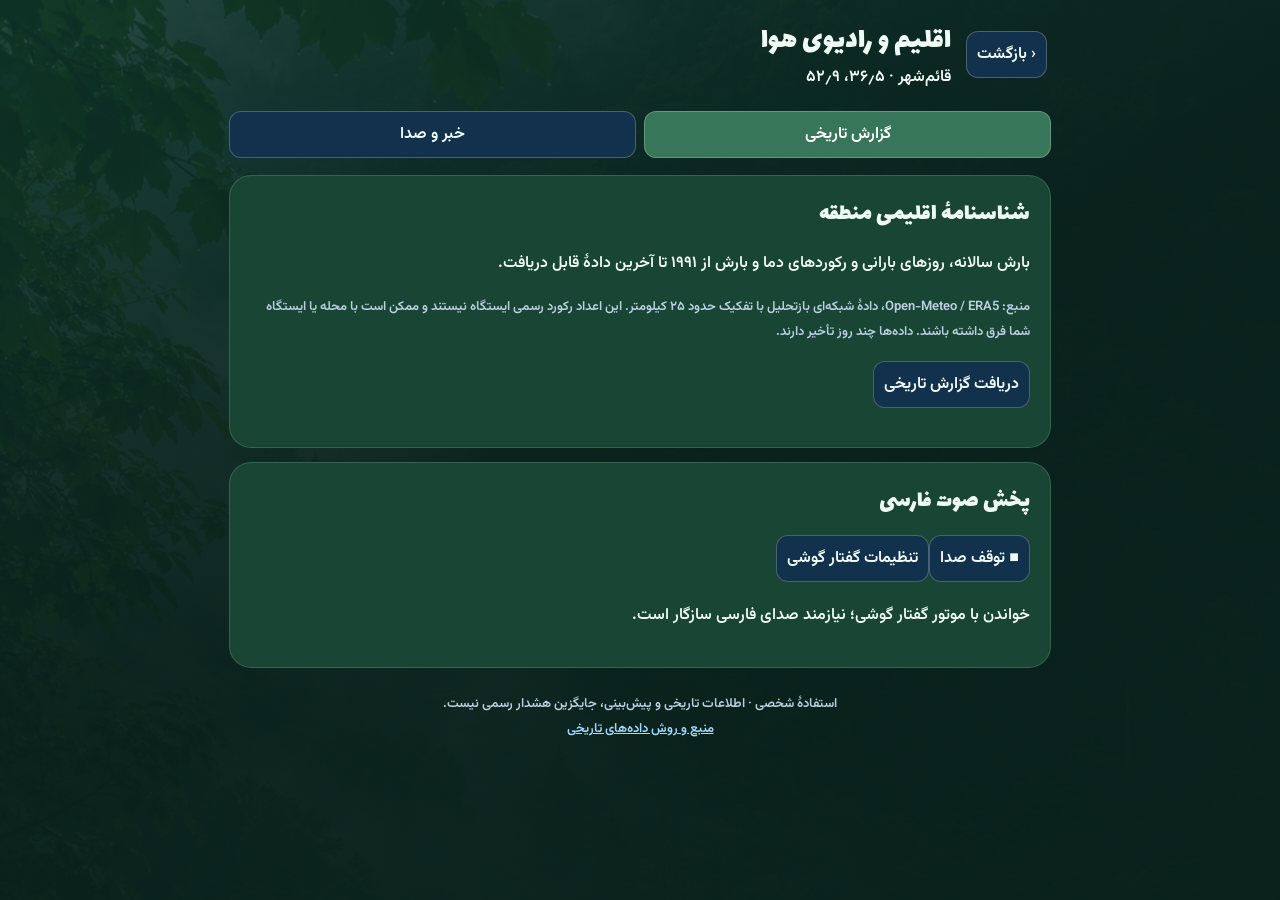
<file: assets/report.html>
<!doctype html><html data-screen="report" lang="fa" dir="rtl"><meta charset="utf-8"><meta name="viewport" content="width=device-width,initial-scale=1,viewport-fit=cover"><title>گزارش اقلیم و رادیوی هوا</title><link rel="stylesheet" href="typography.css"><link rel="stylesheet" href="report.css">
<link rel="stylesheet" href="forest-theme.css"><link rel="stylesheet" href="motion.css"><script src="motion.js"></script><header><button id="back">‹ بازگشت</button><div><h1>اقلیم و رادیوی هوا</h1><span id="placeName"></span></div></header><main>
<nav><button id="climateTab" class="selected">گزارش تاریخی</button><button id="newsTab">خبر و صدا</button></nav>
<section id="climatePane"><article><h2>شناسنامهٔ اقلیمی منطقه</h2><p>بارش سالانه، روزهای بارانی و رکوردهای دما و بارش از ۱۹۹۱ تا آخرین دادهٔ قابل دریافت.</p><p class="note">منبع: Open-Meteo / ERA5، دادهٔ شبکه‌ای بازتحلیل با تفکیک حدود ۲۵ کیلومتر. این اعداد رکورد رسمی ایستگاه نیستند و ممکن است با محله یا ایستگاه شما فرق داشته باشند. داده‌ها چند روز تأخیر دارند.</p><button id="getClimate">دریافت گزارش تاریخی</button><p id="climateStatus" role="status"></p><progress id="progress" max="1" value="0" hidden></progress></article>
<div id="climateResults" hidden><article><p id="coverage" class="note"></p><label>سال گزارش (میلادی) <select id="year"></select></label><p class="note">مجموع‌های سالانه از ۱ ژانویه محاسبه شده‌اند؛ تاریخ رویدادها به شمسی نمایش داده می‌شود. سال ناقص با برچسب «تا تاریخ داده» مشخص است.</p><div id="annualCards" class="cards"></div><p id="comparison"></p><h2>بارش ماهانهٔ سال انتخابی</h2><div id="months"></div></article>
<article><h2>بیشینه‌ها و کمینه‌های بازهٔ بررسی</h2><div id="records" class="cards"></div></article>
<article><h2>این روز در سال‌های گذشته</h2><label>تاریخ مرجع <input type="date" id="recordDate"></label><p class="note">مقایسه بر اساس همان ماه و روز میلادی در سال‌های قبل از تاریخ مرجع است؛ ۲۹ فوریه فقط با سال‌های کبیسه مقایسه می‌شود.</p><div id="dayRecords" class="cards"></div></article>
<article><h2>بارش سال‌های گذشته</h2><div class="tableScroll"><table><thead><tr><th>سال میلادی</th><th>بارش mm</th><th>روز بارانی</th><th>پوشش بارش</th></tr></thead><tbody id="annualRows"></tbody></table></div><p class="note">روز بارانی: بارش حداقل ۱ میلی‌متر. جمع ناقص به‌عنوان بارش کل سال گزارش نمی‌شود.</p></article></div></section>
<section id="newsPane" hidden><article><h2>گزارش صوتی پیش‌بینی</h2><p class="note">متن زیر از دادهٔ پیش‌بینی تولید می‌شود و خبر رسانه‌ای نیست.</p><button id="getBulletin">دریافت پیش‌بینی و ساخت گزارش</button><p id="bulletin"></p><button id="speakBulletin" disabled>▶ خواندن گزارش فارسی</button></article>
<article><h2>خبرهای هواشناسی منطقه</h2><label>شهر یا استان <input id="newsRegion" maxlength="80" placeholder="مثلاً مازندران"></label><button id="getNews">دریافت خبرها</button><p class="note">تیترهای ۱۴ روز اخیر از Google News، ایرنا و مهر؛ تطبیق نام منطقه و واژه‌های هواشناسی ممکن است بعضی خبرها را از قلم بیندازد. زمان انتشار لزوماً زمان وقوع رویداد نیست.</p><p id="newsStatus" role="status"></p><div id="newsItems"></div><button id="speakNews" disabled>▶ خواندن تیتر خبرها</button></article></section>
<aside><h2>پخش صوت فارسی</h2><button id="stopSpeech">■ توقف صدا</button><button id="speechSettings">تنظیمات گفتار گوشی</button><p id="speechStatus" role="status">خواندن با موتور گفتار گوشی؛ نیازمند صدای فارسی سازگار است.</p></aside>
<footer>استفادهٔ شخصی · اطلاعات تاریخی و پیش‌بینی، جایگزین هشدار رسمی نیست.<br><a href="https://open-meteo.com/en/docs/historical-weather-api">منبع و روش داده‌های تاریخی</a></footer></main><script src="climate.js"></script><script src="report.js"></script></html>
</file>
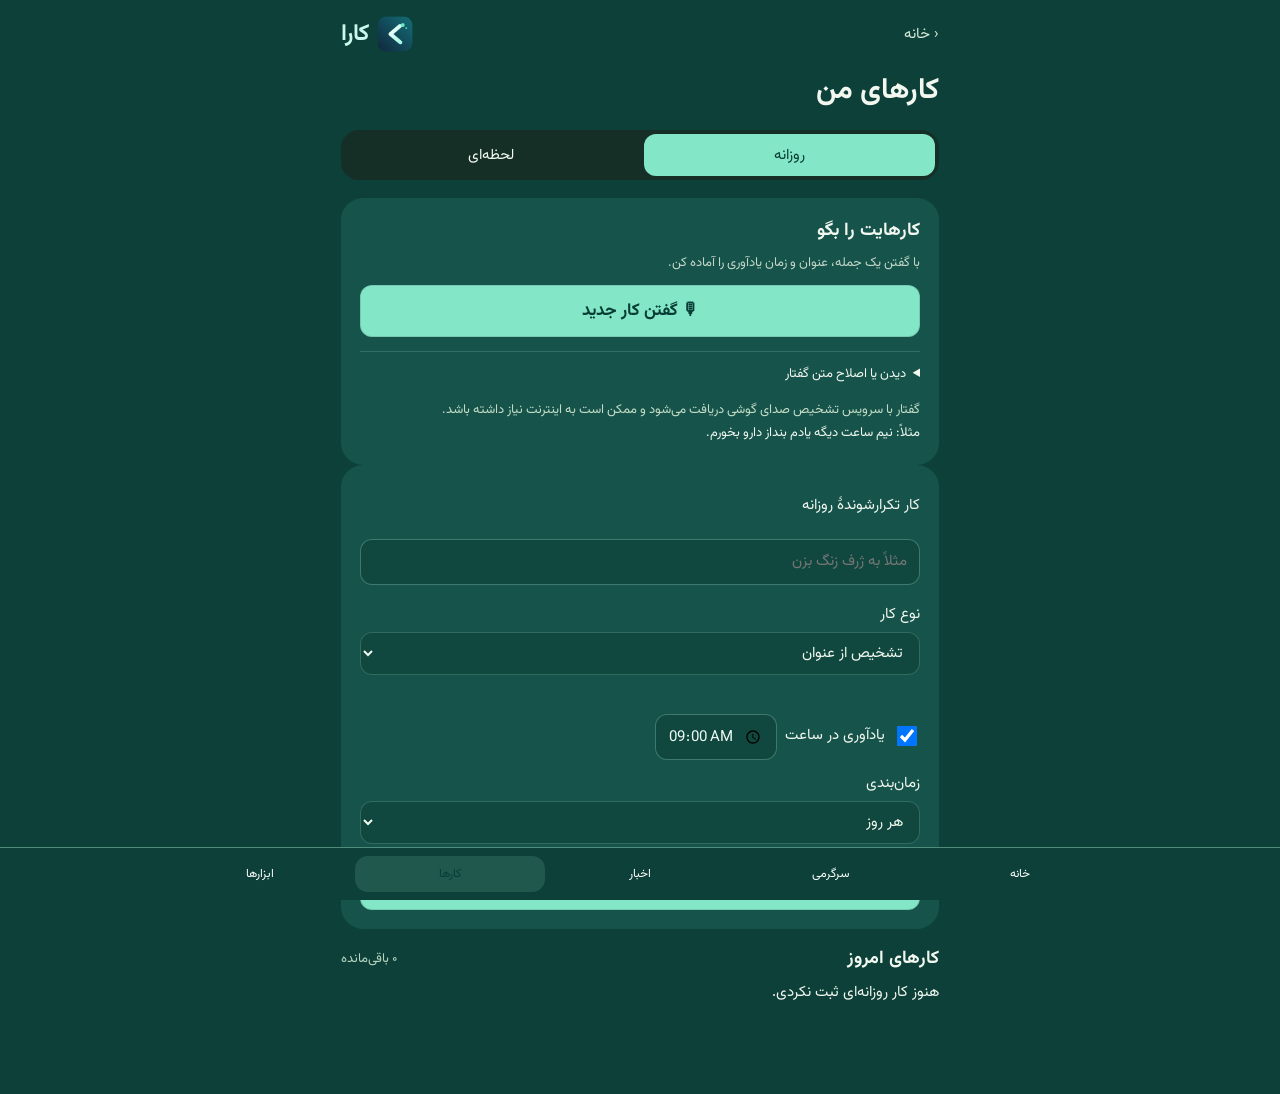
<file: assets/tasks.html>
<!doctype html><html lang="fa" dir="rtl"><meta charset="utf-8"><link rel="stylesheet" href="branding.css"><meta name="viewport" content="width=device-width,initial-scale=1"><title>کارهای من</title><link rel="stylesheet" href="desk.css"><link rel="stylesheet" href="motion.css"><style>
#taskList article{display:flex;gap:9px;align-items:center}#taskList article div{flex:1;min-width:0;overflow-wrap:anywhere}.checked b{text-decoration:line-through;opacity:.65}.check{border-radius:50%;width:40px}.checked .check{color:#122b1c;background:#addec0}.hero-card form{display:grid;gap:8px}.hero-card input{background:#112e25}.line{display:flex;align-items:center;gap:8px}.line input[type=checkbox]{width:20px;height:20px}.line input[type=time]{width:auto}.notice{font-size:13px;color:#c4d7c8}.notice button{margin:5px 5px 0 0}button:disabled{opacity:.55}#leftCount{font-size:13px;color:#b8d5c1}#weatherPanel select{width:100%;margin:8px 0}#weatherPanel button{margin:4px}#clockBox[hidden]{display:none}
[hidden]{display:none!important}main{padding-bottom:90px}footer{position:fixed;bottom:0;left:0;right:0;background:#102a20;display:flex;justify-content:center;padding:8px;border-top:1px solid #536e5c}footer a{flex:1;max-width:190px;text-align:center;color:white;text-decoration:none;padding:9px;border-radius:13px}footer [aria-current]{background:#b1dfba;color:#122d1e}#weekChoices{display:flex;flex-wrap:wrap;gap:5px}#monthGrid{display:grid;grid-template-columns:repeat(7,1fr);gap:3px;text-align:center}#monthGrid button{min-height:36px;padding:4px}#weekChoices [aria-pressed=true],#monthGrid [aria-pressed=true]{background:#aff0bf;color:#092f22}.calBar{display:flex;align-items:center;justify-content:space-between;margin:8px 0}#scheduleError{color:#ffceb8}#scheduleError:empty{display:none}#chosen{display:block;margin:8px 0}#recipientFields{border:1px solid #678272;border-radius:15px;padding:10px}#recognized{display:block;margin-bottom:8px}#draft{font:inherit;width:100%;background:#112e25;color:white;box-sizing:border-box}.voice-card{border:1px solid #8ed8bd88}.voice-card h2{margin:0 0 8px}.voice-card details{margin:14px 0;font-size:13px}.voice-card textarea{width:100%;min-height:90px;background:#102e25;color:white;font:inherit;border:1px solid #689982;border-radius:12px;padding:10px;margin:10px 0}#voiceStatus,#voicePreview{line-height:1.9;font-size:13px}#voiceChoices{display:flex;gap:8px}#voiceResult{background:#b8e8cb12;border-radius:12px;padding:12px}</style><link rel="stylesheet" href="task-v2.css"><link rel="stylesheet" href="clean-theme.css"><main><header><a href="home.html">‹ خانه</a><span class="kart-brand" dir="rtl"><img src="kart-logo.png" alt="" width="36" height="36"><span>کارا</span></span></header><h1 id="pageTitle">کارهای من</h1><nav><button data-tab="daily">روزانه</button><button data-tab="quick">لحظه‌ای</button></nav>
<section id="taskPanel"><div class="hero-card voice-card"><h2>کارهایت را بگو</h2><p class="notice">با گفتن یک جمله، عنوان و زمان یادآوری را آماده کن.</p><button id="voiceStart" type="button" class="primary">🎙 گفتن کار جدید</button><details><summary>دیدن یا اصلاح متن گفتار</summary><textarea id="voiceText" maxlength="500" placeholder="مثلاً هر دوشنبه ساعت نه صبح به علی زنگ بزن"></textarea><button id="voiceParse" type="button">تشخیص دوباره از متن</button></details><small class="notice">گفتار با سرویس تشخیص صدای گوشی دریافت می‌شود و ممکن است به اینترنت نیاز داشته باشد.</small><p id="voiceStatus" role="status">مثلاً: نیم ساعت دیگه یادم بنداز دارو بخورم.</p><div id="voiceChoices"></div><div id="voiceResult" hidden><p id="voicePreview"></p><small>پیش‌نویس در فرم پایین قرار گرفت. ثبت نهایی با دکمهٔ فرم انجام می‌شود.</small></div></div><div class="hero-card"><form id="add"><label id="taskLabel" for="title">کار روزانه</label><input id="title" maxlength="150" required placeholder="مثلاً به ژرف زنگ بزن"><label>نوع کار<select id="actionMode"><option value="auto">تشخیص از عنوان</option><option value="call">تماس تلفنی</option><option value="sms">پیامک</option><option value="plain">کار معمولی</option></select></label><div id="recipientFields" hidden><b id="recognized"></b><button id="pickContact" type="button">انتخاب از مخاطبین گوشی</button><label>نام مخاطب<input id="who" maxlength="100"></label><label>شماره تلفن<input id="phone" type="tel" dir="ltr" maxlength="35"></label><label id="draftLabel">متن پیامک (اختیاری)<textarea id="draft" maxlength="1000"></textarea></label></div><div id="clockBox"><label class="line"><input type="checkbox" id="withAlarm" checked>یادآوری در ساعت <input type="time" id="clock" value="09:00"></label><div id="scheduleFields"><label>زمان‌بندی<select id="repeat"><option value="daily">هر روز</option><option value="week">روزهای هفته</option><option value="dates">تاریخ‌های مشخص</option></select></label><div id="weekChoices"></div><div id="dateChoices"><div class="calBar"><button type="button" id="prevMonth" aria-label="ماه قبل">‹</button><b id="calTitle"></b><button type="button" id="nextMonth" aria-label="ماه بعد">›</button></div><div id="monthGrid"></div><small id="chosen"></small></div></div><p id="scheduleError" role="alert"></p></div><button class="primary" id="submitTask">افزودن</button></form></div><div id="access" class="notice"></div><div class="bar"><h2 id="listTitle"></h2><span id="leftCount"></span></div><div id="taskList"></div></section>
<section id="weatherPanel" hidden><div class="hero-card"><h2>هشدار پیش از شروع پدیده</h2><p>باران سنگین، رعدوبرق، برف و تندباد برای مکان انتخابی و علاقه‌مندی‌ها</p><label class="line"><input id="weatherOn" type="checkbox">هشدار هواشناسی فعال باشد</label><label>بازهٔ پیش‌آگاهی<select id="lead"><option value="3">۳ ساعت آینده</option><option value="6">۶ ساعت آینده</option><option value="12">۱۲ ساعت آینده</option><option value="24">۲۴ ساعت آینده</option></select></label><button id="allowWx">اجازهٔ اعلان</button><button id="checkWx">بررسی اکنون</button><p id="wxStatus" role="status" class="notice"></p></div><p class="notice">زمان اعلان به تازه‌شدن پیش‌بینی و اجرای بررسی پس‌زمینه بستگی دارد.</p></section></main><footer><a href="home.html">خانه</a><a href="home.html#fun">سرگرمی</a><a href="news.html">اخبار</a><a href="tasks.html" aria-current="page">کارها</a><a href="home.html#tools">ابزارها</a></footer><script src="schedule-ui.js"></script><script src="task-action.js"></script><script src="tasks.js"></script><script src="voice-parser.js"></script><script src="task-voice.js"></script></html>
</file>
<file: assets/branding.css>
.kart-brand{display:inline-flex;align-items:center;gap:8px;font:700 23px v,Tahoma,sans-serif!important;letter-spacing:0!important;color:#cbf8ec!important;white-space:nowrap}.kart-brand img{width:36px;height:36px;object-fit:contain;flex:none}.kart-brand>span{font:inherit!important;color:inherit!important}.brand{letter-spacing:0!important}
</file>
<file: assets/typography.css>
@font-face{font-family:Vazirmatn;src:url('fonts/Vazirmatn.ttf') format('truetype');font-weight:100 900;font-display:swap}@font-face{font-family:Lalezar;src:url('fonts/Lalezar.ttf') format('truetype');font-weight:400;font-display:swap}body{font-family:Vazirmatn,Tahoma,sans-serif!important;font-size:16px!important;font-weight:600!important}button,input,select{font-family:Vazirmatn,Tahoma,sans-serif!important;font-weight:650!important}h1,h2,.caption{font-family:Lalezar,Vazirmatn,sans-serif!important;font-weight:400!important}.caption{font-size:16px!important;letter-spacing:0!important}.hero h1{font-size:38px!important}.summary{font-size:15px!important}.note,.muted,.status,.date{font-size:13px!important}.day{font-size:14px!important}.hour{font-size:14px!important}.hour b{font-size:23px!important;font-weight:600!important}.hour small{font-size:12px!important}.metric{font-weight:500!important}.unit{font:600 14px Vazirmatn!important}.hourrow{font-size:15px!important}.hourrow small{font-size:11px!important}.brand b{font-size:13px!important;letter-spacing:1px!important}.toolbar{gap:5px!important}.toolbar button{padding:8px 11px!important}.temp{font-weight:400!important}.condition{font-weight:700}.model span{font-size:14px!important}#dayTitle{font-size:24px!important}.tablehead{font-size:12px!important}
</file>
<file: assets/forest-theme.css>
:root{--sky:#366e58;--ground:#09271f;--surface:#194535;--tint:#ffffff08;--light:#c5f0d5;--wash:transparent;--photo:brightness(.91)}
:root[data-sky=sun]{--wash:radial-gradient(ellipse at 22% 6%,#ffcd6f80,transparent 59%);--photo:saturate(1.28) brightness(1.12)}
:root[data-sky=cloud]{--wash:linear-gradient(162deg,#9cbdc344,transparent);--photo:saturate(.85)}
:root[data-sky=fog]{--wash:linear-gradient(10deg,transparent,#c3d3ce66,transparent);--photo:saturate(.65)}
:root[data-sky=rain],:root[data-sky=storm]{--sky:#386075;--surface:#224249;--ground:#0c2229;--wash:linear-gradient(120deg,#24435c55,#13233175);--photo:saturate(.72)}
:root[data-sky=snow]{--sky:#517481;--surface:#294e54;--ground:#152d34;--wash:linear-gradient(155deg,#daebf18c,transparent);--photo:saturate(.48)}
:root[data-night=true]{--ground:#091c21;--surface:#173438;--sky:#354d63;--photo:brightness(.45) saturate(.68)}
.hero{position:relative;isolation:isolate;overflow:hidden;background:var(--ground)}
.hero:before,.hero:after{content:"";position:absolute;inset:0;z-index:-1;pointer-events:none}
.hero:before{background:url(forest.jpg) center 58%/cover;filter:var(--photo)}
.hero:after{background:linear-gradient(270deg,#001c1ce3,transparent 95%),var(--wash,transparent)}
[data-sky=rain] .hero:after,[data-sky=storm] .hero:after{background-image:linear-gradient(270deg,#031d27c9,transparent),repeating-linear-gradient(108deg,transparent 0 41px,#d9f2ff30 42px,transparent 44px);background-size:auto,80px 148px}
[data-sky=snow] .hero:after{background-image:linear-gradient(270deg,#183744ad,transparent),radial-gradient(circle at 24px 18px,#fffd 1px,transparent 2px),radial-gradient(circle at 17px 45px,#fff9 2px,transparent 3px);background-size:auto,61px 81px,89px 103px}
[data-sky=storm] .hero:before{filter:var(--photo) brightness(.68)}
.games{background:linear-gradient(130deg,var(--surface),var(--ground));position:relative}.tile,.tile:last-child{background:linear-gradient(135deg,var(--sky),var(--surface))}.tools-link{display:flex;justify-content:space-between;text-decoration:none;color:#e9fff4;border-top:1px solid #ffffff27;margin-top:12px;padding:12px 5px 0;font-weight:700}
</file>
<file: assets/motion.css>
@keyframes enter-surface{from{opacity:.2;translate:0 5px}to{opacity:1;translate:0 0}}
@keyframes fall-rain{to{transform:translate(-42px,75vh) rotate(12deg)}}
@keyframes fall-snow{50%{transform:translate(9px,37vh)}to{transform:translate(-10px,75vh)}}
@keyframes mist-drift{to{transform:translateX(17%);opacity:.63}}
@keyframes sun-warmth{to{opacity:.72;transform:scale(1.08)}}
@keyframes stars{to{opacity:.2}}
@keyframes storm-glow{0%,72%,85%,100%{opacity:0}79%{opacity:.19}}
body{animation:enter-surface .22s ease-out}
button,a,input,select{transition:background-color .16s,border-color .16s,box-shadow .16s}
button:active,a:active{scale:.978}
main>section:not([hidden]),dialog[open],article{animation:enter-surface .22s ease-out}
.hero{position:relative;isolation:isolate;overflow:hidden}.hero>*:not(.weather-motion){position:relative}
.weather-motion{position:absolute;inset:0;pointer-events:none;overflow:hidden;z-index:0}
.weather-motion i{display:none;position:absolute;left:var(--x);top:-20px}
:is([data-sky=rain],[data-sky=storm]) .weather-motion i{display:block;width:1.5px;height:16px;background:linear-gradient(transparent,#ceeaffb8);transform:rotate(12deg);animation:fall-rain var(--speed) var(--delay) linear infinite}
[data-sky=snow] .weather-motion i{display:block;width:4px;height:4px;border-radius:100%;background:#ffffffe0;animation:fall-snow calc(var(--speed)*4) var(--delay) linear infinite}
:is([data-sky=fog],[data-sky=cloud]) .weather-motion:before{content:'';position:absolute;inset:0 -35%;background:radial-gradient(ellipse at 20% 40%,#e5efec59,transparent 52%);animation:mist-drift 8s ease-in-out infinite alternate}
[data-sky=sun][data-night=false] .weather-motion:before{content:'';position:absolute;inset:0;background:radial-gradient(ellipse at 12% 16%,#ffe39b72,transparent 48%);animation:sun-warmth 5s infinite alternate}
[data-night=true][data-sky=sun] .weather-motion i{display:block;top:var(--x);width:2px;height:2px;background:white;border-radius:50%;animation:stars 3s var(--delay) infinite alternate}
[data-sky=storm] .weather-motion:after{content:'';position:absolute;inset:0;background:#b8cee2;animation:storm-glow 9s infinite}
html[data-screen=weather] body,html[data-screen=report] body{background:linear-gradient(155deg,#10352bde,#0a211cf5 48%),url(forest.jpg) center/cover fixed;color:#f1fbf5}
html[data-screen=weather] body:before,.atmosphere{display:none}
html[data-screen=weather] .hero{border-radius:21px;margin-bottom:14px}
html[data-screen=weather] .hero:before{background-image:linear-gradient(#071e2480,#062019a0),url(forest.jpg)}
html[data-screen=weather] .card,html[data-screen=report] article,html[data-screen=report] aside,html[data-screen=map] :is(#tools,#timeline,header,#pointCard),dialog{background:var(--surface,#193e32);border-color:#7fae9548;color:#effaf4}
html[data-screen=map] :is(#shell,#layers){background:var(--ground,#0a271e)}
html[data-screen=weather] .primary,html[data-screen=report] button.selected,html[data-screen=map] button.selected{background:#38765a;color:white}
@media(prefers-reduced-motion:reduce){*,*:before,*:after{animation-duration:.001ms!important;animation-iteration-count:1!important;transition:none!important}.weather-motion{display:none}}
</file>
<file: assets/day-report.css>
#dayDialog[open]{display:block;overflow-y:auto;width:calc(100% - 20px);max-width:590px;max-height:calc(100dvh - 30px);padding:18px;background:linear-gradient(145deg,#204c3c,#102d26);color:#edf7ee}#dayDialog .dialoghead{display:flex;align-items:center;justify-content:space-between}#dayDialog #dayHours{overflow:visible}#dayTotal{display:grid;grid-template-columns:1fr 1fr;gap:9px;margin:16px 0;background:none}#dayTotal>div{display:flex;flex-direction:column;background:#ffffff09;border:1px solid #b2d1ba33;border-radius:16px;padding:12px}#dayTotal small{font-size:12px;color:#c5d7cc}#dayTotal b{font-size:28px;margin:4px 0}#dayTotal span{font-size:11px;color:#bfd1c5}.day-switch{display:flex;justify-content:space-between}#dayDialog button:disabled{opacity:.35}#dayNarrative,#dayEvents{font-size:14px;line-height:2}#dayEvents p{border-right:3px solid #95c7b8;padding:8px 12px;background:#ffffff07;border-radius:12px}.detail-hour{border:1px solid #b9d3c233;border-radius:18px;padding:12px;margin:10px 0;background:#071d1740}.hour-heading{display:flex;justify-content:space-between;align-items:center;gap:8px}.hour-heading>span{font-size:12px}.hour-heading>strong{font-size:23px}.hour-details{display:grid;grid-template-columns:1fr 1fr;gap:10px;margin-top:12px;font-size:11px;color:#c9dfcf}.hour-details span{display:flex;flex-direction:column;gap:4px}.hour-details b{font-size:14px;color:#f2f8f3}#daySubtitle{font-size:11px!important;line-height:1.8}#dayDialog .note{line-height:1.9;font-size:11px}#dayDialog h3{font-size:16px}
</file>
<file: assets/game/style.css>
:root{font-family:Tahoma,Arial,sans-serif;background:#090f22;color:#edf1ff;font-size:15px;color-scheme:dark}*{box-sizing:border-box}[hidden]{display:none!important}body{margin:0;background:radial-gradient(ellipse at top right,#26305e 0,transparent 42%),#090f22;min-height:100vh}button,input,select,textarea{font:inherit}button{cursor:pointer;touch-action:manipulation;border:0}button:disabled{opacity:.45;cursor:default}header{max-width:680px;margin:auto;display:flex;align-items:center;justify-content:space-between;padding:20px 22px 8px}.brand{display:flex;align-items:center;gap:12px}.brand img{width:54px;height:54px;border-radius:16px}.brand b{font-size:17px;letter-spacing:2px}.brand small{display:block;color:#a2aecf;font-size:11px;margin-top:6px}#version{border:1px solid #384367;padding:6px 10px;border-radius:10px;font-size:12px;color:#b6c1e3}main{max-width:680px;margin:auto;padding:8px 20px 108px}h1{font-size:28px;line-height:1.65;margin:18px 0 10px}h2{font-size:17px}.intro{margin:24px 0}.intro h1{font-size:30px;margin:12px 0}.intro p{color:#b0bddb}.eyebrow{font-size:12px;color:#9ff2d7;letter-spacing:.4px}.settings-card{width:100%;padding:18px;background:#202d4b;border:1px solid #45547a;color:#f0f4ff;border-radius:17px;text-align:right;margin-bottom:18px;display:flex;justify-content:space-between}.game-grid{display:grid;grid-template-columns:1fr 1fr;gap:12px}.game-tile{position:relative;min-height:166px;text-align:right;background:linear-gradient(145deg,#253355,#17203a);border:1px solid #39486f;border-radius:23px;padding:18px;color:#fff}.game-tile .emoji{font-size:31px;display:block;margin-bottom:13px}.game-tile b{display:block;font-size:18px;margin-bottom:7px}.game-tile small{font-size:11px;color:#b6c4e5;line-height:1.8}.game-tile:first-child{background:linear-gradient(140deg,#633fa4,#34305d)}.game-tile:last-child{grid-column:1/-1;min-height:130px}.note{font-size:13px;color:#bec9e4;line-height:2;margin:16px 0}.fine{font-size:12px;line-height:1.9;color:#adbad8}.panel{background:#19233d;border:1px solid #374666;border-radius:22px;padding:20px;margin:16px 0}.primary,.secondary{border-radius:15px;padding:16px;color:white;min-height:52px}.primary{display:block;width:100%;font-weight:700;background:#8661e7;box-shadow:0 4px 16px #0002;margin:12px 0}.secondary{background:#2c3c60}.full{width:100%;display:block;margin:12px 0}.good{background:#087f6c}.actions{display:grid;grid-template-columns:1fr 1fr;gap:10px}.actions button{margin:8px 0}.two{display:grid;grid-template-columns:1fr 1fr;gap:12px}label{display:block;font-size:13px;margin:8px 0 15px;line-height:1.9}input:not([type=checkbox]):not([type=color]),select,textarea{display:block;width:100%;background:#0d162c;color:#f4f6ff;border:1px solid #4c5f84;padding:12px;border-radius:12px;margin-top:7px;min-height:46px}textarea{resize:vertical}input[type=checkbox]{width:23px;height:23px;flex-shrink:0;accent-color:#9c7bf4}.check{display:flex;align-items:center;gap:12px;padding:8px 0}.check small{display:block;font-size:11px;color:#acbad7}.back{background:transparent;color:#c6b9ff;padding:15px 0}.scores{display:flex;gap:8px;overflow-x:auto;padding:4px 0}.score{background:#17233b;border:1px solid #3e4b6b;border-radius:14px;text-align:center;padding:10px;min-width:110px;flex:1;font-size:12px}.score.active{background:#403967;border-color:#b29aff}.score b{font-size:24px;display:block;margin-top:8px}.badge{font-size:12px;color:#b7c4e2}.play-top,.time-line{display:flex;align-items:center;justify-content:space-between;gap:12px}.timer{font-size:35px;direction:ltr;font-variant-numeric:tabular-nums;letter-spacing:1px}.timer.danger{color:#ff8b9f}.timer.large{font-size:65px;text-align:center;margin:30px 0}.card{font-size:29px;font-weight:700;line-height:1.9;min-height:155px;padding:28px 0;text-align:center;overflow-wrap:anywhere}.banned{display:flex;justify-content:center;gap:8px;flex-wrap:wrap}.banned span{background:#562b43;border:1px solid #a65b7a;color:#ffd3df;border-radius:10px;padding:9px;font-size:16px}.danger-button{display:block;width:100%;background:#4a273e;color:#ffc1d1;padding:14px;border-radius:13px;margin:12px 0}.mini{background:#304264;color:#fff;border-radius:9px;padding:10px;font-size:12px}.mini.active{background:#7960bb}.draw-tools{display:flex;flex-wrap:wrap;gap:7px;margin:8px 0}.draw-tools input{width:38px;height:35px;border:0}.draw-tools select{width:80px;margin:0;padding:4px;min-height:34px}canvas{width:100%;aspect-ratio:1000/650;background:#fff;border-radius:12px;touch-action:none;display:block;margin-bottom:12px}#drawing{margin:10px 0}.result-icon{text-align:center;font-size:64px;margin-top:30px}.result-row,.stat-row{display:flex;justify-content:space-between;align-items:center;gap:10px;padding:12px 0;border-bottom:1px solid #33415e}.stat-row{font-size:13px}.stat-row small{font-size:10px;color:#b8c6e6}.result-row:last-child,.stat-row:last-child{border:0}nav{position:fixed;bottom:0;left:0;right:0;z-index:5;display:flex;justify-content:center;background:#111a30f5;border-top:1px solid #354261;padding:8px 15px max(8px,env(safe-area-inset-bottom));backdrop-filter:blur(12px)}nav button{min-height:54px;max-width:300px;width:50%;border-radius:13px;background:transparent;color:#c6d1eb;font-size:24px}nav button.selected{background:#303254;color:#d9c8ff}nav span{display:block;font-size:11px;margin-top:3px}#toast{position:fixed;bottom:90px;right:20px;left:20px;max-width:600px;margin:auto;background:#435277;color:white;padding:14px;border-radius:13px;z-index:10;display:none;line-height:1.8;font-size:13px;box-shadow:0 8px 30px #0007}@media(max-width:360px){main{padding-left:12px;padding-right:12px}.game-tile{padding:13px}.game-tile b{font-size:16px}.card{font-size:25px}.two{gap:8px}}@media(min-width:640px){.game-grid{grid-template-columns:repeat(3,1fr)}.game-tile:last-child{grid-column:auto}.game-tile{min-height:170px}}

.help-button{display:block;margin:12px 0 8px auto;background:#253451;color:#d6c7ff;border:1px solid #5f568b;border-radius:12px;padding:12px 17px;min-height:48px;font-weight:700}.help-steps{padding-right:20px}.help-steps li{margin:14px 0;line-height:2}nav button{width:100%;max-width:600px}nav[hidden]{display:none!important}

.noosh-card{font-size:1.5rem;font-weight:700;line-height:1.9;min-height:170px;padding:24px 0;overflow-wrap:anywhere}.noosh-rule{padding:12px 0;border-bottom:1px solid #364363}.noosh-rule small{display:block;color:#b8bfd2}summary{cursor:pointer}

/* Compact, viewport-bound screens; long content uses semantic previous/next pages. */
:root{font-size:14px}html,body{height:var(--app-height,100dvh);min-height:0;overflow:hidden}body{display:flex;flex-direction:column;overscroll-behavior:none}header{width:100%;flex:0 0 44px;padding:5px 12px;margin:0 auto}.brand{gap:8px}.brand img{width:32px;height:32px;border-radius:9px}.brand b{font-size:13px}.brand small{display:none}#version{font-size:10px;padding:4px 7px}main{width:100%;flex:1;min-height:0;margin:0 auto;padding:6px 10px;overflow:hidden}main>section{display:flow-root}h1{font-size:20px;line-height:1.45;margin:6px 0}h2{font-size:15px;margin:6px 0}.intro{margin:4px 0 8px}.intro h1{font-size:23px;margin:4px 0}.intro p,#home>.note{display:none}.eyebrow{font-size:10px}.settings-card{padding:10px 12px;min-height:40px;margin-bottom:8px;border-radius:12px;font-size:12px}.game-grid{grid-template-columns:repeat(3,minmax(0,1fr));gap:7px}.game-tile,.game-tile:last-child{min-height:68px;padding:8px 5px;border-radius:13px;grid-column:auto;text-align:center}.game-tile .emoji{font-size:20px;margin-bottom:4px;line-height:1}.game-tile b{font-size:12px;line-height:1.4;margin:0}.game-tile small{display:none}.game-tile:last-child:nth-child(3n+1){grid-column:2}.note,.fine{font-size:11px;line-height:1.55;margin:6px 0;overflow-wrap:anywhere}.panel{padding:9px 10px;margin:6px 0;border-radius:14px}.primary,.secondary,.danger-button{padding:9px 8px;min-height:40px;font-size:12px;border-radius:11px;margin:5px 0}.full{margin:5px 0}.actions{gap:6px}.actions button{margin:4px 0}.two{gap:7px}label{font-size:12px;line-height:1.4;margin:5px 0}input:not([type=checkbox]):not([type=color]),select,textarea{min-height:40px;padding:8px;margin-top:4px;border-radius:9px;font-size:16px}textarea{height:62px;min-height:62px;resize:none}input[data-numeric]{direction:ltr;text-align:center;font-variant-numeric:tabular-nums}input[type=checkbox]{width:22px;height:22px}.check{gap:8px;padding:2px 0}.back{padding:5px 9px;min-height:32px;font-size:11px;display:inline-block}.help-button{display:inline-block;margin:0 0 4px 5px;min-height:32px;padding:6px 10px;font-size:11px;border-radius:9px}.scores{display:grid;grid-template-columns:repeat(3,minmax(0,1fr));gap:5px;overflow:visible;padding:3px 0}.scores:has(>.score:nth-child(2):last-child){grid-template-columns:1fr 1fr}.score{min-width:0;padding:5px;font-size:11px;border-radius:10px;overflow-wrap:anywhere}.score b{font-size:19px;margin-top:3px}.badge{font-size:10px}.timer{font-size:27px}.timer.large{font-size:39px;margin:7px 0}.card{font-size:21px;line-height:1.6;min-height:0;padding:14px 3px}.noosh-card{font-size:19px;line-height:1.65;min-height:0;padding:12px 0}.banned{gap:5px}.banned span{font-size:13px;padding:6px}.draw-tools{gap:4px;margin:3px 0}.mini{padding:7px;font-size:11px;min-height:32px}.draw-tools select{min-height:32px}canvas{height:min(25vh,180px);aspect-ratio:auto;margin-bottom:5px}#drawing{margin:4px 0}.result-icon{font-size:32px;margin:8px 0}.result-row,.stat-row{font-size:12px;padding:7px 0}.stat-row small{font-size:10px}.help-steps{padding-right:19px;margin:5px 0}.help-steps li{font-size:13px;line-height:1.7;margin:9px 0}.noosh-rule{font-size:12px;padding:6px 0}.noosh-rule small{font-size:10px}nav{position:static;flex:0 0 46px;min-height:46px;width:100%;padding:4px 8px;gap:6px;align-items:center;backdrop-filter:none}nav button{min-height:38px;width:auto!important;max-width:none;padding:7px 10px;font-size:12px;border-radius:9px}nav span{display:inline;font-size:12px;margin:0}.page-controls{display:flex;align-items:center;gap:5px;margin-right:auto;white-space:nowrap}.page-controls button{background:#304264;min-width:44px}#layoutCount{font-size:11px;direction:ltr;min-width:34px;text-align:center}.empty-footer{visibility:hidden}#toast{bottom:54px;right:10px;left:10px;padding:10px;font-size:12px}.layout-off,.layout-empty{display:none!important}
@media(max-height:650px){header{flex-basis:38px}.brand img{width:28px;height:28px}.intro h1{font-size:19px}.game-tile,.game-tile:last-child{min-height:59px;padding:5px}.game-tile b{font-size:11px}.game-grid{gap:5px}.card{font-size:19px;padding:9px 2px}.timer.large{font-size:32px}.note,.fine{font-size:10px}.panel{padding:7px 9px;margin:4px 0}}
@media(min-width:640px){.game-grid{grid-template-columns:repeat(4,minmax(0,1fr))}.game-tile:last-child:nth-child(3n+1){grid-column:auto}}
.help-button,.back{display:none!important}
#musicPlay>p.fine{display:none}
#extraBody:has(.mafia-votes),#extraBody:has([id^=paperScore]){display:grid;grid-template-columns:repeat(2,minmax(0,1fr));gap:3px 8px}
#extraBody:has(.mafia-votes)>:not(label),#extraBody:has([id^=paperScore])>:not(label){grid-column:1/-1}

/* Larger Mafia text; semantic pagination keeps every control reachable. */
.mafia-large{font-size:18px}.mafia-large h1{font-size:25px;line-height:1.5}.mafia-large h2{font-size:21px;line-height:1.6;overflow-wrap:anywhere}.mafia-large .note,.mafia-large .fine{font-size:17px;line-height:1.7}.mafia-large label{font-size:17px;overflow-wrap:anywhere}.mafia-large button{font-size:17px;line-height:1.5;min-height:46px}.mafia-large input,.mafia-large select,.mafia-large textarea{font-size:19px!important}.mafia-large .card{font-size:27px;line-height:1.6}.mafia-large .timer.large{font-size:44px}.mafia-large .result-row{font-size:17px;line-height:1.6;overflow-wrap:anywhere}.mafia-large .result-row>*{min-width:0}.mafia-large #extraBody>.panel p{font-size:18px;overflow-wrap:anywhere}
body:has(.mafia-large:not([hidden])) nav button,body:has(#help:not([hidden])):has(.mafia-large) #layoutHelp{font-size:14px}
.mafia-help .help-steps li{font-size:17px;line-height:1.7}.mafia-help h1{font-size:25px}

/* Family edition branding remains compact on small screens. */
.brand small{display:block;font-size:10px;line-height:1.2;margin-top:2px}.brand b{letter-spacing:1px}
</file>
<file: assets/game/forest-game.css>
@font-face{font-family:ForestFa;src:url(../fonts/Vazirmatn.ttf)}
:root,body{font-family:ForestFa,Tahoma,sans-serif;background:var(--ground);color:#f1fbf5}
body{background-image:linear-gradient(165deg,#082219b8,var(--ground) 58%),url(../forest.jpg);background-size:cover;background-position:center}
header,nav{background:var(--ground);border-color:#739b893d}
.game-tile,.game-tile:first-child,.panel,.settings-card,.card,.score,.result-row,.secondary,nav button,.page-controls button{background:linear-gradient(145deg,var(--surface),var(--ground));border-color:#749d8a7a;color:#f2fff8}
.primary,.primary.go,button.active{background:#387557;color:#fff}
input:not([type=checkbox]):not([type=color]),select,textarea{background:var(--ground);border-color:#5b8173;color:#f3fff8}
.note,.fine,.game-tile small,.intro p,.brand small,#version{color:#c3dacd}.eyebrow,.timer{color:#b2eed0}
</file>
<file: assets/clean-theme.css>
:root{--mint:#83e7c7;--surface:#15534b;--ground:#0c4039;--light:#eafff4}body{background:#0c4039!important;color:#f2f8ef;animation:none!important}*,*::before,*::after{backdrop-filter:none!important;-webkit-backdrop-filter:none!important}main>section:not([hidden]),dialog[open],article{animation:none!important}.hero-card,.entry,.news-card,.news-filters,.source-info,.grid>*{background:#15534b!important;box-shadow:none!important;border-color:transparent!important}.primary,footer [aria-current],nav button.active,.topics [aria-pressed=true]{background:#83e7c7!important;color:#073d35!important}button,input,select,textarea{background-color:#10483f;border-color:#659c8b65}footer,body>nav{background:#0c4039!important;border-color:#508b7c!important}a,button{touch-action:manipulation}body>nav a,footer a{font-size:12px}footer [aria-current],body>nav [aria-current]{color:#a1f1d6;background:#20584e!important}.voice-card textarea,#draft,.hero-card input{background:#10483f!important}.hero-card input{color:#effbf4}.news-card h2{font-weight:700}.news-filters{padding:14px}.news-meta{color:#b8d8c9}button:active,a:active{scale:1;opacity:.8}.weather-motion{display:none!important}dialog::backdrop{backdrop-filter:none;background:#002b24b8}.kart-brand img{border-radius:10px}.hero-card{background-image:none!important}
</file>
<file: assets/desk.css>
@font-face{font-family:v;src:url(fonts/Vazirmatn.ttf)}*{box-sizing:border-box}body{margin:0;min-height:100vh;background:#0b231d;color:#f1f8ee;font:15px v,sans-serif}main{max-width:650px;margin:auto;padding:16px clamp(14px,4vw,26px) 40px}header,.bar,nav,.tools{display:flex;align-items:center;gap:8px}header,.bar{justify-content:space-between}.bar{margin:16px 0 8px}header a{color:#d8eada;text-decoration:none}header strong{color:#a6dfba;letter-spacing:2px}h1,h2,h3,p{margin:0}h1{font-size:29px;margin:16px 0}h2{font-size:18px}nav{background:#152f26;padding:4px;border-radius:18px;margin:12px 0 18px}button,select,input{font:inherit;color:inherit;border:1px solid #61877355;border-radius:12px;background:#183a2d;padding:8px 12px}button{cursor:pointer;min-height:40px}nav button{flex:1;border:0;background:none}.active,.primary{background:#b7e7ba;color:#143527}nav button.active{background:#b7e7ba}.hero-card{background:linear-gradient(90deg,#133728aa,#102e25ef),url(forest.jpg) center 60%/cover;padding:18px;border:1px solid #69887580;border-radius:22px}.hero-card small{color:#c4dcc6}.hero-card h2,.hero-card select{margin:6px 0}.hero-card>button{margin-top:12px}.entry{padding:13px 15px;background:#142f26;border-radius:16px;margin:8px 0;border:1px solid #58806a45}.entry p,.empty,.minor{color:#bad2c2;font-size:13px}.tools{flex-wrap:wrap;margin-top:8px}.tools button,.bar button{font-size:13px}.empty{padding:14px 0}dialog{color:inherit;background:#173427;border:1px solid #56725f;border-radius:20px;width:min(92%,470px);max-height:85vh}dialog::backdrop{background:#02160edb}label{display:block;margin:10px 0}input,select{width:100%;display:block;background:#0f271e;margin-top:4px}.primary{width:100%;font-weight:700}#err{color:#ffc0a8}#calendar{display:grid;grid-template-columns:repeat(7,1fr);gap:3px;text-align:center}#calendar button{padding:2px;position:relative;min-height:34px;background:#153b30}#calendar button[data-has=true]:after{content:'•';color:#ffe09e;position:absolute;bottom:-7px;left:42%}#calendar button.active{outline:2px solid #afd4a9;color:white}.bar h2{flex:1}.hero-card .bar h2{text-align:center}.weight{display:grid;grid-template-columns:1fr 75px;align-items:center;gap:8px}.weight input{margin:0}
</file>
<file: assets/daily.css>
@font-face{font-family:v;src:url(fonts/Vazirmatn.ttf)}*{box-sizing:border-box}body{margin:0;background:#0a201a;color:#f1f8ef;font:15px v,sans-serif}main{max-width:620px;margin:auto;padding:12px 16px 85px}header,.heading,.quote{display:flex;align-items:center;justify-content:space-between;gap:8px}header{margin:3px 1px 12px}header b{font:800 25px sans-serif;color:#b4e6bb}header span,small{color:#bdd2c3;font-size:12px}.hero{border-radius:23px;background:#183729}.weather{padding:18px 22px}.weather #city{font-size:20px;font-weight:700}.reading{font-size:42px;line-height:1.35;font-weight:700}.reading span{font-size:31px}.weather small{display:block}.weather a{display:inline-block;margin-top:8px;color:#fff}.weather a,nav a,.grid a{text-decoration:none}h2{font-size:18px;margin:16px 0 6px}h1{font-size:27px}.heading button{margin-top:10px}button,a{font:inherit;color:inherit}button{border:1px solid #63847166;border-radius:12px;background:#193c2d;padding:8px 10px}#summary,.panel{background:#133027;border:1px solid #5a786445;border-radius:16px;padding:4px 12px}#summary p{margin:8px 0;font-size:14px}.quote{border-bottom:1px solid #65827336;padding:9px 0}.quote:last-child{border:0}.quote b,.quote small{display:block}.quote strong{white-space:nowrap;color:#def4ce}.grid{display:grid;grid-template-columns:1fr 1fr;gap:12px}.grid>*{text-align:right;border:1px solid #79907657;border-radius:20px;padding:20px 12px;background:linear-gradient(125deg,#234738,#133126);font-weight:700}.grid i{display:block;font-size:27px;font-style:normal;margin-bottom:8px}.wide{width:100%;margin-top:14px}nav{position:fixed;bottom:0;left:0;right:0;display:flex;justify-content:center;padding:8px;background:#102a20f7;border-top:1px solid #536e5c}nav a{flex:1;max-width:190px;text-align:center;padding:9px;border-radius:13px}nav [aria-current=page]{background:#b1dfba;color:#122d1e;font-weight:bold}
.metal-source{display:inline-block;color:#b8d7bf;font-size:12px;padding:3px 0;text-underline-offset:3px}
body{isolation:isolate}body .panorama{position:fixed;inset:0;border-radius:0;z-index:-1;pointer-events:none}.panorama:before{background-position:center center}.panorama:after{background:linear-gradient(180deg,#091c2870,#091b1810 28%,#031d1794 80%),var(--wash)}
body:not([data-tab=home]) .panorama{display:none}
#home .weather{min-height:clamp(210px,33dvh,430px);padding:12px 4px;display:flex;flex-direction:column;align-items:flex-start;justify-content:center;text-shadow:0 1px 8px #001b17}
.placeBar{display:flex;gap:6px}.placeBar button,.weather a{border-radius:24px;border:1px solid #ffffff59;color:white;background:#09251fab;padding:6px 13px}.placeBar #starPlace{font-size:21px;min-width:44px;padding:3px 9px}.placeBar button[aria-pressed=true]{color:#ffde88}
.weather .reading{font-size:54px}.market-sheet,#summary{background:#0c251ecf;border:1px solid #bad5ba45;backdrop-filter:blur(17px);-webkit-backdrop-filter:blur(17px);box-shadow:0 6px 22px #061a161e}.market-sheet{margin-top:14px;border-radius:22px;padding:12px 14px 6px;background:#0e2b21a3}.market-sheet .heading h2,.market-sheet .heading button{margin:0}.market-sheet .panel{background:transparent;border:0;padding:0}.market-sheet .quote strong{color:#f0ffe1}.market-sheet .quote small{color:#d3e8da}
#placePicker{font:inherit;color:#f3fbf2;background:#142e24;border:1px solid #698e75;border-radius:22px;width:min(93%,440px);max-height:82dvh;padding:18px}#placePicker::backdrop{background:#061912b8;backdrop-filter:blur(4px)}.pickerHead,#findPlace{display:flex;align-items:center;justify-content:space-between;gap:7px;margin-bottom:12px}.pickerHead h2{margin:0}#placeQuery{font:inherit;color:inherit;background:#0a2018;border:1px solid #58745f;border-radius:12px;padding:9px;min-width:0;flex:1}#useGps{width:100%;background:#b9dfbd;color:#163724}#placePicker h3{font-size:15px;margin:15px 0 5px}#nearby,#savedPlaces,#geoResults{display:flex;flex-wrap:wrap;gap:6px}#geoResults:not(:empty){margin-top:9px}#placePicker small{font-size:13px}

.forecast-report{background:#102d25c9;border:1px solid #6a8c6d55;border-radius:18px;padding:14px;margin:14px 0;backdrop-filter:blur(14px)}.forecast-report>summary{font-size:16px;font-weight:700;cursor:pointer}.forecast-report p{font-size:13px;line-height:2;border-bottom:1px solid #abcaaa22;padding-bottom:9px}.forecast-report small{display:block;line-height:1.8}.forecast-report b{color:#deedcb}

.forecast-report>summary{list-style:none;display:flex;align-items:center;justify-content:space-between;gap:12px}.forecast-report>summary::-webkit-details-marker{display:none}.forecast-report>summary::after{content:"⌄";font:24px sans-serif;transition:transform .18s}.forecast-report[open]>summary::after{transform:rotate(180deg)}
</file>
<file: assets/home-v2.css>
:root{--mint:#6ce6ce;--glass:#123d46c4}body{background:#102f39;color:#f2faf7}main{max-width:620px;padding:16px 16px 112px}header{margin:2px 0 18px}header .kart-brand span{font-size:27px;color:#f2faf7}header .kart-brand img{width:42px;height:42px}header #today{font-size:11px;max-width:48%;line-height:1.9}.panorama:after{background:linear-gradient(180deg,#123c4555,#0a30354d 35%,#071e2be0),var(--wash)}.glass{background:linear-gradient(125deg,#24575f9e,var(--glass));border:1px solid #a1dfd552;border-radius:22px;backdrop-filter:blur(16px);box-shadow:0 12px 28px #001a2424}button,a{-webkit-tap-highlight-color:transparent}button:focus-visible,a:focus-visible,summary:focus-visible{outline:2px solid var(--mint);outline-offset:3px}button{background:#19464d;border-color:#a0cec759;color:#f2faf7}summary{cursor:pointer;list-style:none}summary::-webkit-details-marker{display:none}.chevron{font:24px sans-serif;color:var(--mint);transition:transform .2s;display:inline-block}details[open]>summary .chevron{transform:rotate(180deg)}.market-drawer{border-radius:14px;margin-bottom:18px}.market-drawer>summary{display:flex;align-items:center;padding:9px 12px;gap:12px;min-height:46px}.ticker-window{flex:1;min-width:0;overflow:hidden;mask-image:linear-gradient(90deg,transparent,#000 4%,#000 96%,transparent)}#ticker{display:flex;gap:30px;width:max-content;white-space:nowrap;font-size:13px;animation:market-scroll 30s linear infinite}.ticker-item{display:inline-flex;gap:7px;align-items:center}.ticker-item small{font-size:10px;color:#e5c793}.market-drawer:hover #ticker,.market-drawer[open] #ticker,.market-drawer:focus-within #ticker{animation-play-state:paused}@keyframes market-scroll{0%,10%{transform:translateX(0)}90%,100%{transform:translateX(calc(100% - 230px))}}.market-sheet{margin:0;padding:12px;background:none;border:0;box-shadow:none;backdrop-filter:none}.market-sheet .heading{margin-bottom:10px}.market-sheet h2{font-size:16px}.market-sheet button{font-size:11px}.quote{gap:12px}.quote b{font-size:13px}.quote strong{font-size:14px}.quote small{font-size:10px}.weather-card{margin-bottom:18px;overflow:hidden}#home .weather{min-height:0;display:block;padding:14px 16px 9px;text-shadow:none}.placeBar{align-items:center;justify-content:space-between}.placeBar button{background:none;border:0;padding:0;min-height:38px}.weather #city{font-size:17px}.weather-overview{display:flex;align-items:center;gap:18px}.weather-overview>div{flex-shrink:0;min-width:106px}.weather .reading{font-size:43px;display:flex;gap:8px;align-items:center}.reading span{font-size:32px}#detail{font-size:13px}#weatherBrief{font-size:12px;line-height:1.9;margin:10px 0;display:-webkit-box;-webkit-line-clamp:3;-webkit-box-orient:vertical;overflow:hidden;border-right:1px solid #add8cb36;padding-right:14px}#status{font-size:10px;opacity:.85;margin-top:8px}#weatherDrawer>summary{display:flex;align-items:center;justify-content:space-between;padding:8px 16px 13px;font-size:13px;color:#cffaf0}.weather-expanded{padding:0 15px 16px;border-top:1px solid #a1dfd52b}.weather-expanded h3{font-size:14px;margin:16px 0 8px}.weather-expanded p{font-size:12px;line-height:2;margin:10px 0}#summary{background:none;border:0;padding:0;box-shadow:none;backdrop-filter:none}#summary p{font-size:12px}#weatherStats{display:grid;grid-template-columns:repeat(3,1fr);gap:6px;margin-top:14px}#weatherStats div{border:1px solid #b4dcd537;background:#6de2ce0c;border-radius:12px;padding:10px 5px;text-align:center;font-size:11px}#weatherStats b{display:block;color:#d9fff7;margin-top:5px;font-size:12px}.forecast-report{background:#092f3759;padding:12px;margin:14px 0}.forecast-report>summary{font-size:13px}.map-link{display:block;text-align:center;border:1px solid #83c6b85c;padding:10px;border-radius:12px;text-decoration:none;font-size:13px}.today-card{padding:14px 16px}.today-card h2{margin:0;font-size:18px}.subtle{font-size:11px;color:#c2dad5;text-decoration:none;line-height:1.9}#homeTaskCount{display:block;font-size:10px;margin:5px 0 6px;color:#abccc5}.home-task{display:flex;gap:10px;align-items:center;border-top:1px solid #b8dcd42b;padding:11px 0;min-height:57px}.home-task .task-check{flex-shrink:0;width:38px;height:38px;border-radius:50%;font-size:22px;line-height:1;padding:0;background:transparent}.home-task .task-name{flex:1;min-width:0;font-size:13px;overflow-wrap:anywhere}.home-task time{font-size:13px;color:#c9ede4}.home-task.done .task-name{text-decoration:line-through;opacity:.55}.home-task.done .task-check{background:#6ce6ce;color:#0b383b}.empty-tasks{padding:18px 8px;text-align:center;font-size:13px;line-height:2;color:#d3e6df}.capture-actions{position:sticky;bottom:83px;display:flex;gap:10px;margin:16px 0 0;padding:7px 0;background:linear-gradient(0deg,#10323de8,transparent);z-index:3}.capture-actions>*{flex:1;min-height:54px;border-radius:16px;display:flex;align-items:center;justify-content:center;gap:9px;font-size:15px;text-decoration:none;border:1px solid #a0d6ce73;backdrop-filter:blur(16px)}#homeVoice,.primary{background:linear-gradient(130deg,#9af5df,#56d8c2);color:#073d42;font-weight:800}#homeVoice svg{width:23px;height:27px;fill:none;stroke:currentColor;stroke-width:1.8;stroke-linecap:round}.capture-actions button{background:#1e4956db}.capture-actions button span{font-size:25px}nav{padding:9px 8px max(10px,env(safe-area-inset-bottom));background:#0b2f38f5;border-color:#a7e0d348;backdrop-filter:blur(20px);z-index:5}nav a{padding:3px;font-size:10px;display:flex;flex-direction:column;gap:2px;align-items:center;max-width:120px}nav a span{font-size:24px;line-height:28px}nav [aria-current=page]{background:none;color:#7cead4}#quickTask{font:inherit;width:min(94%,440px);background:#123c46;color:#f1faf7;border:1px solid #94d6cb77;border-radius:22px;padding:20px}#quickTask::backdrop{background:#021c29aa;backdrop-filter:blur(7px)}#quickTask label{font-size:14px}#quickTitle{display:block;width:100%;margin-top:12px;padding:13px;font:inherit;border-radius:12px;background:#082e38;color:white;border:1px solid #8dd6c877}#quickTaskForm>button{width:100%;margin-top:8px;padding:12px}body:not([data-tab=home]) .panorama{display:block}@media(prefers-reduced-motion:reduce){#ticker{animation:none}.ticker-window{overflow:auto}.chevron{transition:none}}@media(max-width:360px){main{padding-left:10px;padding-right:10px}.weather-overview{gap:10px}.quote strong{font-size:12px}.capture-actions>*{font-size:13px}}
.reading #symbol svg{width:48px;height:46px;color:#a1eddf;display:block}.weather-overview>div{min-width:125px}#weatherBrief{-webkit-line-clamp:4}.reading{direction:ltr}#quickTask .primary{color:#073d42}
</file>
<file: assets/home-clean.css>
main{padding:18px 12px 100px;max-width:580px}header{margin:7px 5px 24px;min-height:45px}header .kart-brand{flex-direction:row-reverse;gap:10px!important}header .kart-brand>span{font-size:30px!important;color:#f4f7e9!important}header #today{font-size:14px;font-weight:700;color:#f1f5e9}header .kart-brand img{width:37px;height:37px}.glass{background:#15534b;border:0;border-radius:22px;box-shadow:none}.market-drawer{border-radius:18px;margin-bottom:15px}.market-drawer>summary{min-height:44px;padding:9px 15px}#ticker{font-size:13px;font-weight:600}.weather-card{margin-bottom:15px}#home .weather{padding:14px 17px 0}.weather #city{font-size:21px;font-weight:800}.placeBar #starPlace{font-size:31px;color:#a9f4de}.placeBar #pickPlace{font-size:20px}.weather-overview{flex-direction:row-reverse;gap:10px;margin-top:12px;min-height:93px}.weather-overview>div{min-width:131px}.weather .reading{font-size:48px;font-weight:800;gap:7px;justify-content:flex-start}.reading #symbol svg{width:53px;height:53px;stroke-width:1.8}.reading{direction:ltr}#detail{font-size:16px;font-weight:700;text-align:left;margin-top:1px}#weatherBrief{border:0;padding:0;font-size:13px;line-height:1.9;font-weight:600;flex:1;margin:0;align-self:flex-end;-webkit-line-clamp:3}#status{font-size:9px;margin:9px 0 4px;color:#aed0c3;opacity:1}#weatherStats{margin:8px 17px 0;padding:14px 0;border-top:1px solid #6b9d8c;border-bottom:1px solid #6b9d8c;gap:0;direction:rtl}#weatherStats div{background:none;border:0;border-radius:0;padding:0 7px;font-size:13px;line-height:1.6}#weatherStats div+div{border-right:1px solid #6b9d8c}#weatherStats b{font-size:12px;font-weight:600;color:#f0f7ec;margin:2px 0 0}#weatherDrawer>summary{padding:15px 17px;font-size:15px;font-weight:700;color:#f1f7ed}#weatherDrawer>summary .chevron{color:#f1f7ed}.weather-expanded{border:0}.forecast-report{background:#0c4039;border:1px solid #6b9d8c66}.today-card{padding:16px 17px 7px}.today-card h2{font-size:23px;font-weight:800}.today-card .subtle{font-size:13px;font-weight:700}#homeTaskCount{font-size:10px;margin:2px 0 6px;color:#b3d1c3}.home-task{padding:11px 0;min-height:56px;gap:10px;border-top-color:#6b9d8c}.home-task:first-child{border-top:0}.home-task .task-check{width:25px;height:25px;font-size:23px;border:1.7px solid #dfefe3}.home-task .task-check:not([aria-pressed=true]){font-size:0}.home-task .task-name{font-size:16px;font-weight:600}.home-task time{font-size:14px;color:#eff8ed}.capture-actions{position:static;background:none;gap:12px;margin:18px 0 0;padding:0}.capture-actions>*{min-height:58px;border-radius:18px;font-size:18px;font-weight:700;box-shadow:none}#homeVoice{background:#83e7c7;color:#073f34;border:0}.capture-actions button{background:transparent;border:1.5px solid #83e7c7;color:#f3faee}.capture-actions button span{font-size:28px}.capture-actions svg{width:26px;height:29px}body>nav{min-height:76px;padding:9px 8px;justify-content:space-around}nav a{font-size:12px;gap:5px;border-radius:15px;padding:6px 3px;max-width:76px}nav a span{font-size:25px;line-height:27px}nav [aria-current=page]{background:#20584e;color:#a1f1d6}nav a svg{width:25px;height:25px;fill:none;stroke:currentColor;stroke-width:1.8;stroke-linecap:round;stroke-linejoin:round}.market-sheet .quote strong{font-size:13px}#quickTask,#placePicker{background:#15534b;border-color:#6b9d8c}.home-task .task-kind{width:20px;height:20px;fill:none;stroke:#d9f2e5;stroke-width:1.6;flex-shrink:0}@media(max-width:360px){main{padding-left:10px;padding-right:10px}header #today{font-size:12px}.today-card h2{font-size:21px}.home-task .task-name{font-size:14px}.capture-actions>*{font-size:16px}.weather-overview>div{min-width:116px}.weather .reading{font-size:42px}#weatherStats div{padding:0 4px;font-size:12px}}
header .kart-brand{flex-direction:row}header{margin-bottom:18px}.weather-overview{min-height:85px;margin-top:5px}#status{margin-top:4px}#weatherStats{padding:10px 0}#weatherDrawer>summary{padding-top:12px;padding-bottom:12px}.capture-actions{margin-top:14px}.home-task{padding-top:10px;padding-bottom:10px}
</file>
<file: assets/news.css>
body{background:linear-gradient(#0b281ee8,#081d18f5),url(forest.jpg) center/cover fixed}h1{margin:4px 0}.intro{color:#b8cfbf;line-height:1.9}.chips{display:flex;gap:7px;overflow:auto;padding:10px 0}.chips button{white-space:nowrap}.chips [aria-pressed=true]{background:#c4e9ba;color:#123322}#newsSearch{font:inherit;width:100%;padding:13px;background:#13372d;color:white;border:1px solid #547564;border-radius:14px}.news-options{display:flex;justify-content:space-between;gap:8px;margin:16px 0;font-size:13px}.source-info{padding:12px;background:#193d2da8;border-radius:14px;font-size:12px;line-height:1.9}.source-info summary{cursor:pointer}#sourceStates p{margin:6px 0}#newsStatus{font-size:12px;color:#c1d9c5}.news-card{padding:18px;border:1px solid #75968244;background:linear-gradient(120deg,#244b3bdb,#102c24ee);border-radius:20px;margin:12px 0;box-shadow:0 8px 25px #0002}.news-card h2{font-size:18px;line-height:1.8;margin:12px 0}.news-meta{display:flex;justify-content:space-between;gap:10px;flex-wrap:wrap;color:#b8dbbd;font-size:12px}.news-actions{display:flex;align-items:center;gap:8px;flex-wrap:wrap}.news-actions a{background:#ffffff0a;border:1px solid #84a48a55;border-radius:12px;padding:8px 10px;text-decoration:none;font-size:13px}.news-actions button{margin-right:auto}.empty{padding:30px 10px;text-align:center;color:#c7d7cc}.stale{color:#f4ca88}.news-card h2[lang=en]{direction:ltr;text-align:left;font-family:Arial,sans-serif}nav .active{background:#b9dfb9;color:#183d28;border-radius:12px}button:focus-visible,a:focus-visible,input:focus-visible{outline:2px solid #e6c686;outline-offset:3px}

.news-summary{font-size:14px;line-height:2;color:#e1eee2}.translation-label{font-size:10px;color:#adcfba}.original{margin:12px 0;font-size:12px;color:#bdd2c3;line-height:1.8}.original summary{cursor:pointer}.original div{padding:12px;background:#0002;border-radius:10px;margin-top:8px;font-family:Arial,sans-serif}

.topics{flex-wrap:wrap;overflow:visible}.topics button{font-size:13px}.topics [aria-pressed=true]{background:#f1d6a1;color:#2d301d}

.news-filters{padding:12px;background:#13362bbf;border:1px solid #6d917b40;border-radius:18px}.topics{display:grid;grid-template-columns:repeat(4,minmax(0,1fr));gap:6px;padding:0 0 14px}.topics button{padding:9px 2px;font-size:11px;white-space:normal;min-height:42px;border-radius:10px}.filter-row{display:grid;grid-template-columns:1fr 1.25fr;gap:10px}.filter-row label{font-size:11px;color:#c4d7ca;min-width:0}.filter-row select,.filter-row #newsSearch{display:block;width:100%;height:46px;min-width:0;font:13px v,sans-serif;border:1px solid #5a7968;border-radius:12px;background:#102d25;color:white;margin:5px 0 0;padding:8px}.news-card{padding:16px;margin:10px 0;border-radius:16px;box-shadow:none}.news-card h2{font-size:17px;line-height:1.9;margin:12px 0}.news-meta{align-items:center;font-size:11px}.news-meta b{background:#c4e6d013;padding:4px 8px;border-radius:8px}.news-excerpt{margin:10px 0;font-size:13px;line-height:1.9;color:#d8e9dd}.news-excerpt>summary{cursor:pointer;color:#d4e9c1}.translation-label{display:block;margin-top:8px}.original{margin:8px 0}.news-options{margin:12px 0}.source-info{font-size:11px}.news-actions{border-top:1px solid #b8d7c21c;padding-top:10px;margin-top:12px}.news-actions a{border:0;background:transparent;padding-right:0}.news-actions button{border-radius:10px}#newsStatus{font-size:11px;line-height:1.8}
</file>
<file: assets/news-v22.css>
main{max-width:620px;padding:20px 16px 100px}header{margin-bottom:23px}header>a{font-size:12px;text-decoration:none;color:#c0dccd}.heading h1{font-size:32px;margin:3px 0;font-weight:800}.heading small{font-size:11px;color:#b5d4c4}.heading button{background:transparent;font-size:12px;border:1px solid #7fb5a165;padding:11px;border-radius:14px}.intro{font-size:12px;margin:6px 0 22px}.news-filters{padding:0!important;background:transparent!important;border:0!important}.topics{display:grid;grid-template-columns:1fr 1fr;gap:8px;padding:0;margin:0 0 14px}.topics button{border:1px solid #77b29e50;background:#15534b;font-size:13px;padding:12px 4px;border-radius:14px;min-height:46px}.topics [aria-pressed=true]{font-weight:800}#sourceChips{display:flex;flex-wrap:wrap;gap:7px;margin:0 0 15px}#sourceChips button{font-size:11px;background:#15534b;border:0;border-radius:12px;padding:8px 11px;min-height:36px}#sourceChips [aria-pressed=true]{color:#0c4039;background:#83e7c7;font-weight:800}.filter-row{gap:10px;grid-template-columns:1fr 1.25fr}.filter-row label{color:#b7d6c7}.filter-row select,.filter-row #newsSearch{background:#15534b;border:0;font-size:12px;border-radius:13px;min-height:45px}.news-options{margin:17px 0 10px;align-items:center;color:#bdd9cb;font-size:12px}.source-info{font-size:11px;padding:10px 13px;border:1px solid #77b29e35}.source-info summary{color:#b8dbca}#newsStatus{margin:12px 2px 8px;color:#b5d3c4;min-height:20px}.news-card{padding:18px;border:0;border-radius:21px;margin:13px 0}.news-meta{font-size:10px;align-items:center}.news-meta b{font-size:13px;color:#c1e4d4;background:#0c4039;padding:6px 10px;border-radius:9px}.news-card h2{font-size:19px;line-height:1.8;margin:14px 0 7px;font-weight:750}.news-summary{font-size:13px;line-height:2;margin:5px 0 9px;color:#c8dfd1}.translation-label{font-size:10px;color:#97dcbc}.original{font-size:11px;margin:8px 0}.news-actions{border-top:1px solid #6b9d8c66;margin-top:13px;padding-top:10px}.news-actions a{font-size:12px;color:#b2ead4}.news-actions button{border:0;background:none;color:#b2ead4;font-size:22px;min-width:40px;padding:0 8px}.news-actions button[aria-pressed=true]{color:#83e7c7}body>nav{min-height:76px;padding:9px 8px;justify-content:space-around}body>nav a{display:flex;flex-direction:column;align-items:center;gap:5px;font-size:12px;border-radius:15px;padding:6px 3px;max-width:76px}body>nav svg{width:25px;height:25px;fill:none;stroke:currentColor;stroke-width:1.8;stroke-linecap:round;stroke-linejoin:round}#moreNews{background:#15534b;min-height:44px}button:focus-visible,a:focus-visible,input:focus-visible,select:focus-visible{outline:2px solid #83e7c7;outline-offset:2px}
.source-website{display:block;text-align:center;color:#a4ecd3;border:1px solid #659c8b65;border-radius:14px;padding:13px;text-decoration:none;margin-bottom:20px}
header{margin-bottom:10px}.heading small{display:none}.intro{margin-bottom:15px}.source-info{margin-top:22px}#newsStatus{margin-top:5px}.news-options{margin-bottom:5px}
</file>
<file: assets/report.css>
*{box-sizing:border-box}body{margin:0;background:linear-gradient(155deg,#214e6c,#101f36);color:#f4f8ff;min-height:100vh}header{display:flex;gap:15px;align-items:center;padding:18px;max-width:850px;margin:auto}h1{font:30px Lalezar;margin:0}h2{font:24px Lalezar;margin:0 0 12px}main{max-width:850px;margin:auto;padding:0 14px 25px}nav{display:flex;gap:8px;margin-bottom:14px}nav button{flex:1}.selected{background:#448eb6}article,aside{padding:20px;background:#ffffff0d;border:1px solid #ffffff1e;border-radius:22px;margin:14px 0}button,input,select{font:inherit;color:inherit;border:1px solid #ffffff3b;background:#12314d;border-radius:12px;padding:10px;max-width:100%}button{cursor:pointer;margin:3px 0}button:disabled{opacity:.45}input,select{margin:8px 0}input[type=date]{direction:ltr;color-scheme:dark}.note,footer{font-size:13px;line-height:1.9;color:#bcd0e1}p{line-height:1.9}a{color:#9ddcff}label{display:block}.cards{display:grid;grid-template-columns:repeat(2,minmax(0,1fr));gap:10px;margin:18px 0}.stat{background:#ffffff08;border-radius:16px;padding:14px;overflow-wrap:anywhere}.stat b{display:block;font-size:25px;color:#b9e8ff;margin:8px 0}.stat small{color:#bcd0e1}.tableScroll{overflow-x:auto}table{border-collapse:collapse;width:100%;font-size:13px}th,td{padding:12px 5px;text-align:right;border-bottom:1px solid #ffffff20}.month{display:grid;grid-template-columns:70px 1fr 80px;gap:8px;align-items:center;margin:13px 0;font-size:13px}.track{height:9px;border-radius:8px;background:#ffffff13;overflow:hidden}.track i{display:block;height:100%;background:linear-gradient(90deg,#4ca8cf,#a7e3f5)}.news{border-bottom:1px solid #ffffff20;padding:18px 0}.news h3{font-size:17px;line-height:1.9;margin:5px 0}.news .meta{font-size:12px;color:#bcd0e1}progress{width:100%}footer{text-align:center;margin-top:24px}[hidden]{display:none!important}@media(max-width:360px){article,aside{padding:14px}.stat{padding:10px}.stat b{font-size:21px}h1{font-size:25px}}
</file>
<file: assets/task-v2.css>
body{background:linear-gradient(#103844d9,#0b2631ee),url(forest.jpg) center/cover fixed;color:#edf9f5}.hero-card,.entry{background:#143e48df;border-color:#9edacf4f;backdrop-filter:blur(14px)}button,.hero-card input,#draft,.voice-card textarea{background:#10323e;border-color:#92cabc5e;border-radius:12px}.primary{background:linear-gradient(130deg,#93f0da,#5ddcc6);color:#083b40}.voice-card{border-color:#82d8c77a}.voice-card details{border-top:1px solid #95c5ba3b;padding-top:12px}footer{background:#0b2c36f7;border-color:#9cd6c64f}footer [aria-current],#weekChoices [aria-pressed=true],#monthGrid [aria-pressed=true]{background:#6ce6ce;color:#103d42}.checked .check{background:#6ce6ce}.hero-card input{min-height:46px}button{min-height:42px}#voiceStart{width:100%;min-height:52px;font-size:17px}#submitTask{min-height:48px}#voiceResult{background:#7fe8d31c}
</file>
